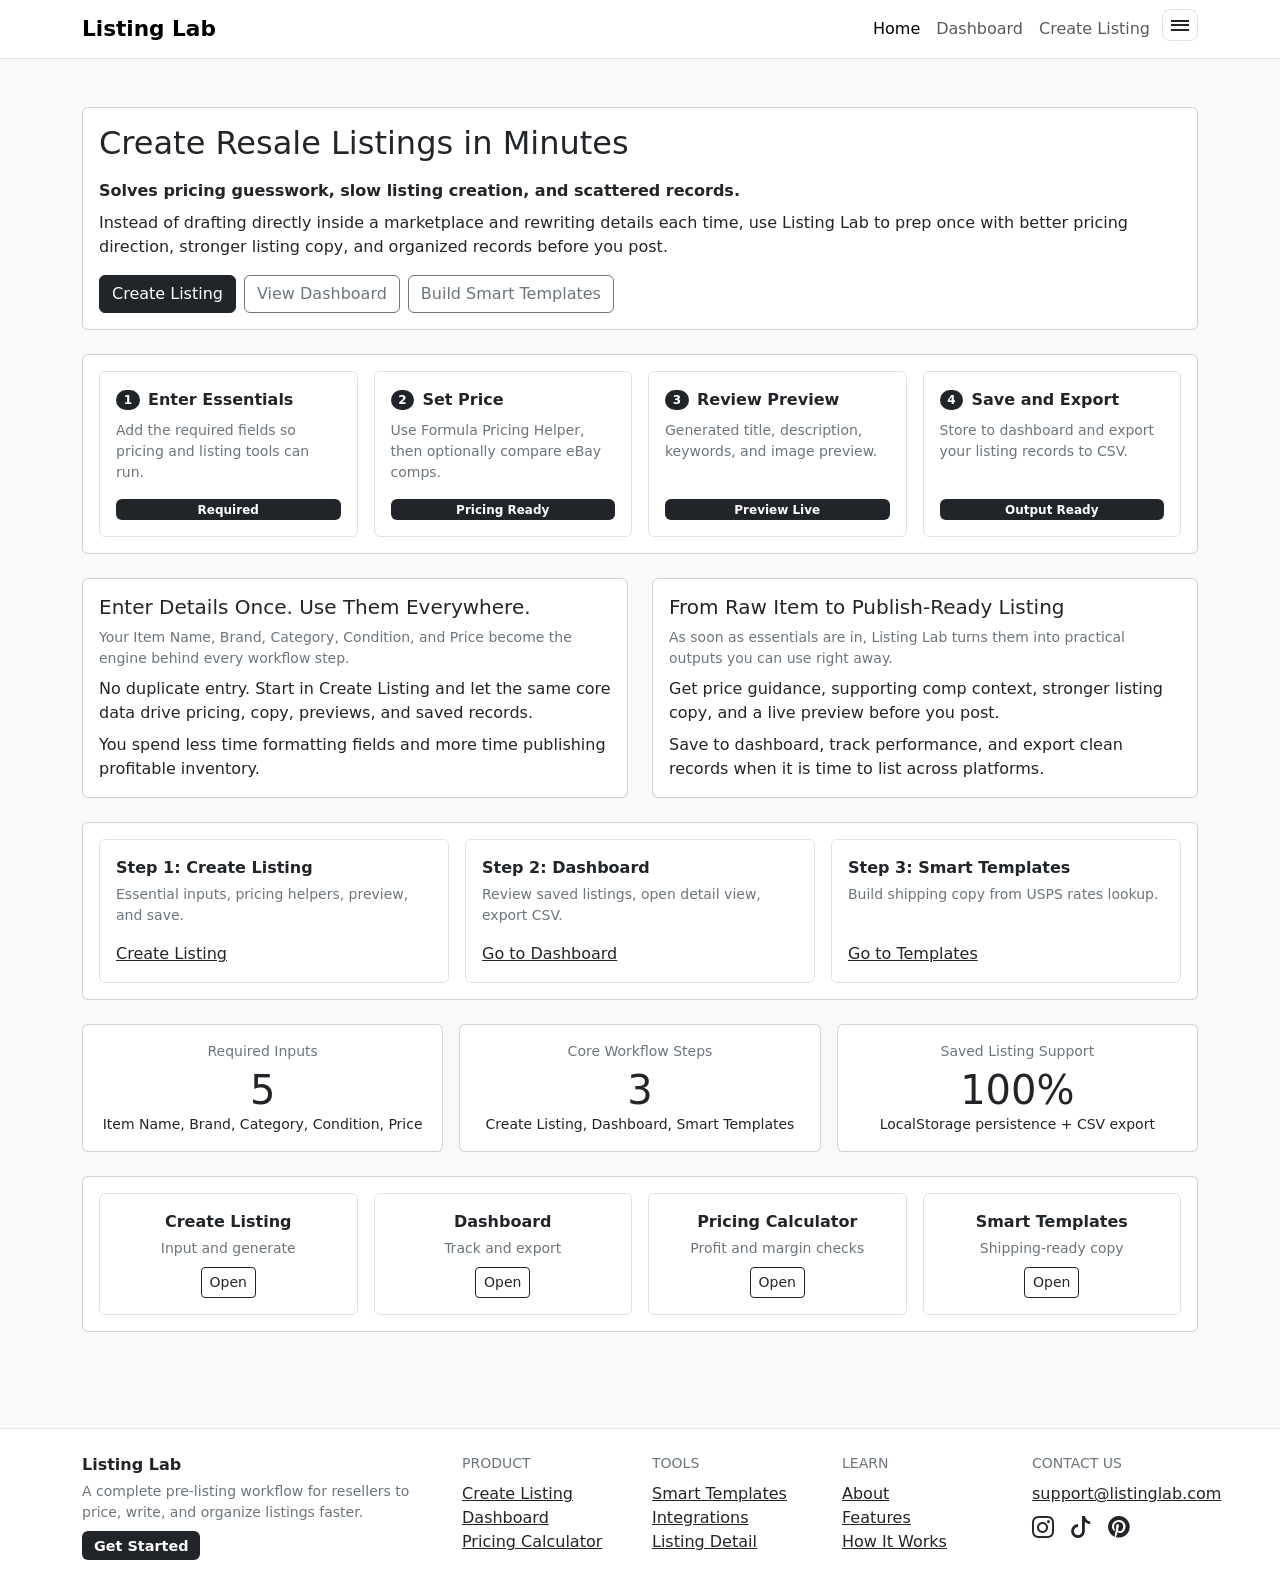
<file: index.html>
<!doctype html>
<html lang="en">
<head>
  <meta charset="utf-8" />
  <meta name="viewport" content="width=device-width, initial-scale=1" />
  <title>Listing Lab</title>
  <link
    href="https://cdn.jsdelivr.net/npm/bootstrap@5.3.3/dist/css/bootstrap.min.css"
    rel="stylesheet"
    integrity="sha384-QWTKZyjpPEjISv5WaRU9OFeRpok6YctnYmDr5pNlyT2bRjXh0JMhjY6hW+ALEwIH"
    crossorigin="anonymous"
  />
  <link rel="stylesheet" href="https://cdn.jsdelivr.net/npm/bootstrap-icons@1.11.3/font/bootstrap-icons.min.css" />
  <link rel="stylesheet" href="styles.css" />
</head>
<body>
  <a class="skip-link" href="#main-content">Skip to main content</a>

  <nav class="navbar navbar-expand-lg bg-white border-bottom sticky-top">
    <div class="container">
      <a class="navbar-brand fw-semibold" href="index.html">Listing Lab</a>
      <button
        class="navbar-toggler"
        type="button"
        data-bs-toggle="collapse"
        data-bs-target="#primaryNav"
        aria-controls="primaryNav"
        aria-expanded="false"
        aria-label="Toggle navigation"
      >
        <span class="navbar-toggler-icon"></span>
      </button>
      <div class="collapse navbar-collapse" id="primaryNav">
        <ul class="navbar-nav ms-auto mb-2 mb-lg-0">
          <li class="nav-item"><a class="nav-link active" aria-current="page" href="index.html">Home</a></li>
          <li class="nav-item"><a class="nav-link" href="dashboard.html">Dashboard</a></li>
          <li class="nav-item"><a class="nav-link" href="new-listing.html">Create Listing</a></li>
          <li class="nav-item dropdown">
            <a class="nav-link dropdown-toggle menu-toggle" href="#" role="button" data-bs-toggle="dropdown" aria-expanded="false" aria-label="Open menu" title="Menu">&#9776;</a>
            <ul class="dropdown-menu dropdown-menu-end">
              <li><a class="dropdown-item" href="about.html">About</a></li>
              <li><a class="dropdown-item" href="features.html">Features</a></li>
              <li><a class="dropdown-item" href="how-it-works.html">How It Works</a></li>
              <li><a class="dropdown-item" href="pricing.html">Pricing</a></li>
              <li><a class="dropdown-item" href="templates.html">Templates</a></li>
              <li><a class="dropdown-item" href="integrations.html">Integrations</a></li>
            </ul>
          </li>
        </ul>
      </div>
    </div>
  </nav>

  <main id="main-content" class="container py-4 py-md-5">
    <section class="card mb-4">
      <div class="card-body">
        <h1 class="h2 mb-3">Create Resale Listings in Minutes</h1>
        <p class="fw-semibold mb-2">
          Solves pricing guesswork, slow listing creation, and scattered records.
        </p>
        <p class="mb-3">
          Instead of drafting directly inside a marketplace and rewriting details each time, use Listing Lab to prep once with better pricing direction, stronger listing copy, and organized records before you post.
        </p>
        <div class="d-flex flex-wrap gap-2">
          <a class="btn btn-dark" href="new-listing.html">Create Listing</a>
          <a class="btn btn-outline-secondary" href="dashboard.html">View Dashboard</a>
          <a class="btn btn-outline-secondary" href="templates.html">Build Smart Templates</a>
        </div>
      </div>
    </section>

    <section class="card mb-4">
      <div class="card-body">
        <div class="row g-3 align-items-stretch">
          <div class="col-12 col-lg-3">
            <div class="border rounded p-3 h-100 d-flex flex-column">
              <div class="d-flex align-items-center gap-2 mb-2">
                <span class="badge text-bg-dark rounded-pill">1</span>
                <p class="fw-semibold mb-0">Enter Essentials</p>
              </div>
              <p class="small text-secondary mb-3">Add the required fields so pricing and listing tools can run.</p>
              <div class="progress mt-auto" style="height: 1.35rem;" role="progressbar" aria-label="Step 1 completion">
                <div class="progress-bar fw-semibold" style="width: 100%;">Required</div>
              </div>
            </div>
          </div>
          <div class="col-12 col-lg-3">
            <div class="border rounded p-3 h-100 d-flex flex-column">
              <div class="d-flex align-items-center gap-2 mb-2">
                <span class="badge text-bg-dark rounded-pill">2</span>
                <p class="fw-semibold mb-0">Set Price</p>
              </div>
              <p class="small text-secondary mb-3">Use Formula Pricing Helper, then optionally compare eBay comps.</p>
              <div class="progress mt-auto" style="height: 1.35rem;" role="progressbar" aria-label="Step 2 completion">
                <div class="progress-bar fw-semibold" style="width: 100%;">Pricing Ready</div>
              </div>
            </div>
          </div>
          <div class="col-12 col-lg-3">
            <div class="border rounded p-3 h-100 d-flex flex-column">
              <div class="d-flex align-items-center gap-2 mb-2">
                <span class="badge text-bg-dark rounded-pill">3</span>
                <p class="fw-semibold mb-0">Review Preview</p>
              </div>
              <p class="small text-secondary mb-3">Generated title, description, keywords, and image preview.</p>
              <div class="progress mt-auto" style="height: 1.35rem;" role="progressbar" aria-label="Step 3 completion">
                <div class="progress-bar fw-semibold" style="width: 100%;">Preview Live</div>
              </div>
            </div>
          </div>
          <div class="col-12 col-lg-3">
            <div class="border rounded p-3 h-100 d-flex flex-column">
              <div class="d-flex align-items-center gap-2 mb-2">
                <span class="badge text-bg-dark rounded-pill">4</span>
                <p class="fw-semibold mb-0">Save and Export</p>
              </div>
              <p class="small text-secondary mb-3">Store to dashboard and export your listing records to CSV.</p>
              <div class="progress mt-auto" style="height: 1.35rem;" role="progressbar" aria-label="Step 4 completion">
                <div class="progress-bar fw-semibold" style="width: 100%;">Output Ready</div>
              </div>
            </div>
          </div>
        </div>
      </div>
    </section>

    <section class="row g-4 mb-4">
      <div class="col-12 col-lg-6">
        <div class="card h-100">
          <div class="card-body">
            <p class="h5 mb-2">Enter Details Once. Use Them Everywhere.</p>
            <p class="small text-secondary mb-2">Your Item Name, Brand, Category, Condition, and Price become the engine behind every workflow step.</p>
            <p class="mb-2">
              No duplicate entry. Start in Create Listing and let the same core data drive pricing, copy, previews, and saved records.
            </p>
            <p class="mb-0">
              You spend less time formatting fields and more time publishing profitable inventory.
            </p>
          </div>
        </div>
      </div>
      <div class="col-12 col-lg-6">
        <div class="card h-100">
          <div class="card-body">
            <p class="h5 mb-2">From Raw Item to Publish-Ready Listing</p>
            <p class="small text-secondary mb-2">As soon as essentials are in, Listing Lab turns them into practical outputs you can use right away.</p>
            <p class="mb-2">
              Get price guidance, supporting comp context, stronger listing copy, and a live preview before you post.
            </p>
            <p class="mb-0">
              Save to dashboard, track performance, and export clean records when it is time to list across platforms.
            </p>
          </div>
        </div>
      </div>
    </section>

    <section class="card mb-4">
      <div class="card-body">
        <div class="row g-3">
          <div class="col-12 col-md-4">
            <div class="border rounded p-3 h-100 d-flex flex-column">
              <p class="fw-semibold mb-1">Step 1: Create Listing</p>
              <p class="small text-secondary mb-3">Essential inputs, pricing helpers, preview, and save.</p>
              <a class="mt-auto" href="new-listing.html">Create Listing</a>
            </div>
          </div>
          <div class="col-12 col-md-4">
            <div class="border rounded p-3 h-100 d-flex flex-column">
              <p class="fw-semibold mb-1">Step 2: Dashboard</p>
              <p class="small text-secondary mb-3">Review saved listings, open detail view, export CSV.</p>
              <a class="mt-auto" href="dashboard.html">Go to Dashboard</a>
            </div>
          </div>
          <div class="col-12 col-md-4">
            <div class="border rounded p-3 h-100 d-flex flex-column">
              <p class="fw-semibold mb-1">Step 3: Smart Templates</p>
              <p class="small text-secondary mb-3">Build shipping copy from USPS rates lookup.</p>
              <a class="mt-auto" href="templates.html">Go to Templates</a>
            </div>
          </div>
        </div>
      </div>
    </section>

    <section class="row g-3 mb-4">
      <div class="col-12 col-md-4">
        <div class="card h-100 text-center">
          <div class="card-body">
            <p class="small text-secondary mb-1">Required Inputs</p>
            <p class="display-6 mb-0">5</p>
            <p class="small mb-0">Item Name, Brand, Category, Condition, Price</p>
          </div>
        </div>
      </div>
      <div class="col-12 col-md-4">
        <div class="card h-100 text-center">
          <div class="card-body">
            <p class="small text-secondary mb-1">Core Workflow Steps</p>
            <p class="display-6 mb-0">3</p>
            <p class="small mb-0">Create Listing, Dashboard, Smart Templates</p>
          </div>
        </div>
      </div>
      <div class="col-12 col-md-4">
        <div class="card h-100 text-center">
          <div class="card-body">
            <p class="small text-secondary mb-1">Saved Listing Support</p>
            <p class="display-6 mb-0">100%</p>
            <p class="small mb-0">LocalStorage persistence + CSV export</p>
          </div>
        </div>
      </div>
    </section>

    <section class="card mb-4">
      <div class="card-body">
        <div class="row g-3 text-center">
          <div class="col-12 col-md-3">
            <div class="border rounded p-3 h-100">
              <p class="fw-semibold mb-1">Create Listing</p>
              <p class="small text-secondary mb-2">Input and generate</p>
              <a class="btn btn-sm btn-outline-dark" href="new-listing.html">Open</a>
            </div>
          </div>
          <div class="col-12 col-md-3">
            <div class="border rounded p-3 h-100">
              <p class="fw-semibold mb-1">Dashboard</p>
              <p class="small text-secondary mb-2">Track and export</p>
              <a class="btn btn-sm btn-outline-dark" href="dashboard.html">Open</a>
            </div>
          </div>
          <div class="col-12 col-md-3">
            <div class="border rounded p-3 h-100">
              <p class="fw-semibold mb-1">Pricing Calculator</p>
              <p class="small text-secondary mb-2">Profit and margin checks</p>
              <a class="btn btn-sm btn-outline-dark" href="pricing.html">Open</a>
            </div>
          </div>
          <div class="col-12 col-md-3">
            <div class="border rounded p-3 h-100">
              <p class="fw-semibold mb-1">Smart Templates</p>
              <p class="small text-secondary mb-2">Shipping-ready copy</p>
              <a class="btn btn-sm btn-outline-dark" href="templates.html">Open</a>
            </div>
          </div>
        </div>
      </div>
    </section>
  </main>

  <footer class="border-top bg-white py-4 mt-4">
    <div class="container">
      <div class="row g-4">
        <div class="col-12 col-lg-4">
          <p class="fw-semibold mb-1">Listing Lab</p>
          <p class="small text-secondary mb-0">A complete pre-listing workflow for resellers to price, write, and organize listings faster.</p>
          <a class="badge text-bg-dark mt-2 text-decoration-none" href="new-listing.html">Get Started</a>
        </div>
        <div class="col-6 col-lg-2">
          <p class="small text-uppercase text-secondary mb-2">Product</p>
          <ul class="list-unstyled mb-0">
            <li><a href="new-listing.html">Create Listing</a></li>
            <li><a href="dashboard.html">Dashboard</a></li>
            <li><a href="pricing.html">Pricing Calculator</a></li>
          </ul>
        </div>
        <div class="col-6 col-lg-2">
          <p class="small text-uppercase text-secondary mb-2">Tools</p>
          <ul class="list-unstyled mb-0">
            <li><a href="templates.html">Smart Templates</a></li>
            <li><a href="integrations.html">Integrations</a></li>
            <li><a href="listing.html">Listing Detail</a></li>
          </ul>
        </div>
        <div class="col-6 col-lg-2">
          <p class="small text-uppercase text-secondary mb-2">Learn</p>
          <ul class="list-unstyled mb-0">
            <li><a href="about.html">About</a></li>
            <li><a href="features.html">Features</a></li>
            <li><a href="how-it-works.html">How It Works</a></li>
          </ul>
        </div>
        <div class="col-6 col-lg-2">
          <p class="small text-uppercase text-secondary mb-2">Contact Us</p>
          <ul class="list-unstyled mb-0">
            <li><a href="mailto:support@listinglab.com">support@listinglab.com</a></li>
            <li class="fs-4" aria-label="Social media icons (not linked)"><span class="me-3" title="Instagram" aria-label="Instagram"><i class="bi bi-instagram"></i></span><span class="me-3" title="TikTok" aria-label="TikTok"><i class="bi bi-tiktok"></i></span><span title="Pinterest" aria-label="Pinterest"><i class="bi bi-pinterest"></i></span></li>
          </ul>
        </div>
      </div>
    </div>
  </footer>

  <script
    src="https://cdn.jsdelivr.net/npm/bootstrap@5.3.3/dist/js/bootstrap.bundle.min.js"
    integrity="sha384-YvpcrYf0tY3lHB60NNkmXc5s9fDVZLESaAA55NDzOxhy9GkcIdslK1eN7N6jIeHz"
    crossorigin="anonymous"
  ></script>
</body>
</html>
</file>
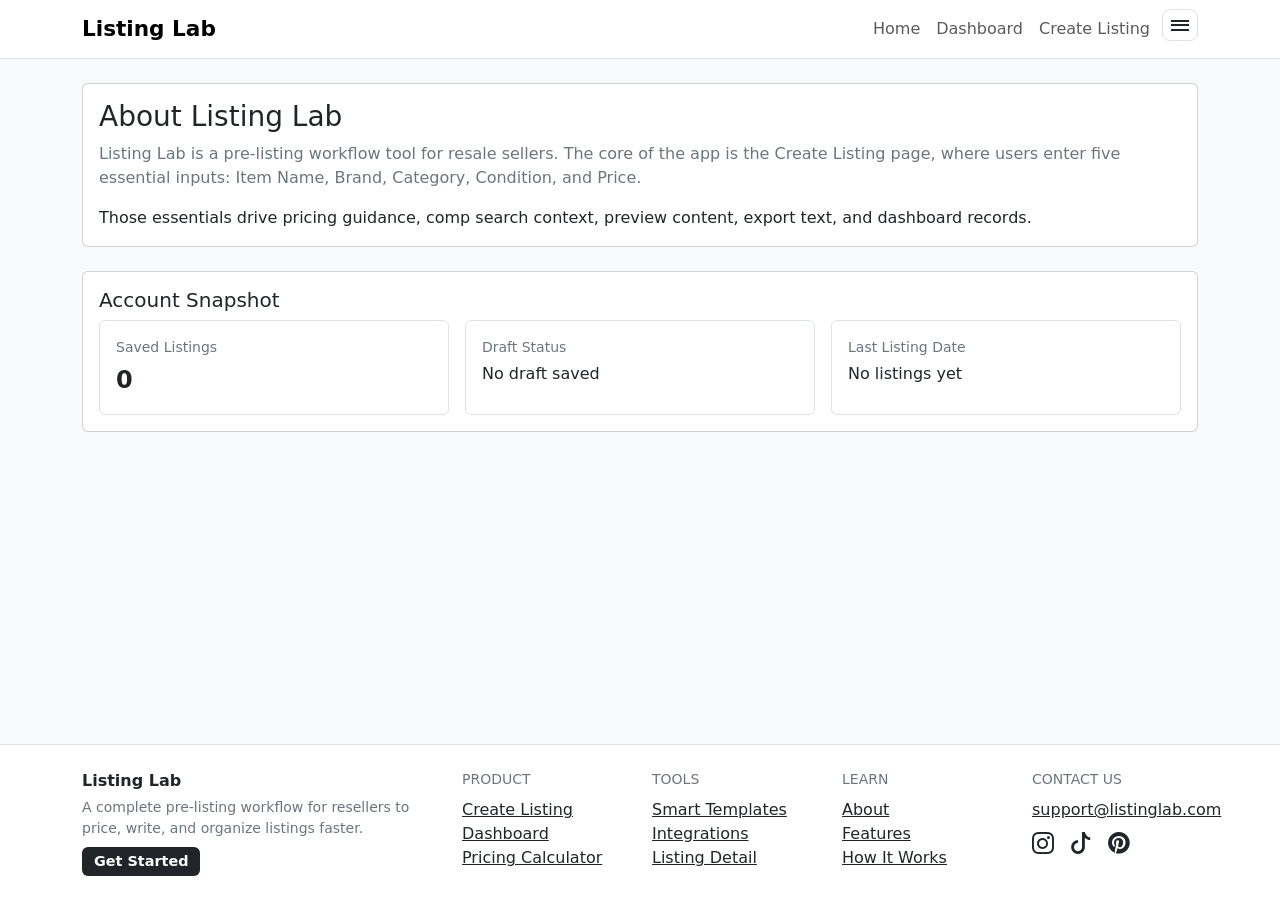
<file: about.html>
<!doctype html>
<html lang="en">
<head>
  <meta charset="utf-8" />
  <meta name="viewport" content="width=device-width, initial-scale=1" />
  <title>About | Listing Lab</title>
  <link
    href="https://cdn.jsdelivr.net/npm/bootstrap@5.3.3/dist/css/bootstrap.min.css"
    rel="stylesheet"
    integrity="sha384-QWTKZyjpPEjISv5WaRU9OFeRpok6YctnYmDr5pNlyT2bRjXh0JMhjY6hW+ALEwIH"
    crossorigin="anonymous"
  />
  <link rel="stylesheet" href="https://cdn.jsdelivr.net/npm/bootstrap-icons@1.11.3/font/bootstrap-icons.min.css" />
  <link rel="stylesheet" href="styles.css" />
</head>
<body>
  <a class="skip-link" href="#main-content">Skip to main content</a>

  <nav class="navbar navbar-expand-lg bg-white border-bottom sticky-top">
    <div class="container">
      <a class="navbar-brand fw-semibold" href="index.html">Listing Lab</a>
      <button
        class="navbar-toggler"
        type="button"
        data-bs-toggle="collapse"
        data-bs-target="#primaryNav"
        aria-controls="primaryNav"
        aria-expanded="false"
        aria-label="Toggle navigation"
      >
        <span class="navbar-toggler-icon"></span>
      </button>
      <div class="collapse navbar-collapse" id="primaryNav">
        <ul class="navbar-nav ms-auto mb-2 mb-lg-0">
          <li class="nav-item"><a class="nav-link" href="index.html">Home</a></li>
          <li class="nav-item"><a class="nav-link" href="dashboard.html">Dashboard</a></li>
          <li class="nav-item"><a class="nav-link" href="new-listing.html">Create Listing</a></li>
          <li class="nav-item dropdown">
            <a class="nav-link dropdown-toggle menu-toggle active" href="#" role="button" data-bs-toggle="dropdown" aria-expanded="false" aria-label="Open menu" title="Menu">&#9776;</a>
            <ul class="dropdown-menu dropdown-menu-end">
              <li><a class="dropdown-item active" href="about.html">About</a></li>
              <li><a class="dropdown-item" href="features.html">Features</a></li>
              <li><a class="dropdown-item" href="how-it-works.html">How It Works</a></li>
              <li><a class="dropdown-item" href="pricing.html">Pricing</a></li>
              <li><a class="dropdown-item" href="templates.html">Templates</a></li>
              <li><a class="dropdown-item" href="integrations.html">Integrations</a></li>
            </ul>
          </li>
        </ul>
      </div>
    </div>
  </nav>

  <main id="main-content" class="container py-4">
    <section class="card mb-4">
      <div class="card-body">
        <h1 class="h3">About Listing Lab</h1>
        <p class="text-secondary mb-3">
          Listing Lab is a pre-listing workflow tool for resale sellers. The core of the app is the Create Listing page,
          where users enter five essential inputs: Item Name, Brand, Category, Condition, and Price.
        </p>
        <p class="mb-0">
          Those essentials drive pricing guidance, comp search context, preview content, export text, and dashboard records.
        </p>
      </div>
    </section>

    <section class="card">
      <div class="card-body">
        <h2 class="h5">Account Snapshot</h2>
        <div class="row g-3">
          <div class="col-12 col-md-4">
            <div class="border rounded p-3 h-100">
              <p class="small text-secondary mb-1">Saved Listings</p>
              <p id="aboutListingCount" class="fs-4 fw-semibold mb-0">0</p>
            </div>
          </div>
          <div class="col-12 col-md-4">
            <div class="border rounded p-3 h-100">
              <p class="small text-secondary mb-1">Draft Status</p>
              <p id="aboutDraftStatus" class="mb-0">No draft saved</p>
            </div>
          </div>
          <div class="col-12 col-md-4">
            <div class="border rounded p-3 h-100">
              <p class="small text-secondary mb-1">Last Listing Date</p>
              <p id="aboutLastSaved" class="mb-0">No listings yet</p>
            </div>
          </div>
        </div>
      </div>
    </section>
  </main>

  <footer class="border-top bg-white py-4 mt-4">
    <div class="container">
      <div class="row g-4">
        <div class="col-12 col-lg-4">
          <p class="fw-semibold mb-1">Listing Lab</p>
          <p class="small text-secondary mb-0">A complete pre-listing workflow for resellers to price, write, and organize listings faster.</p>
          <a class="badge text-bg-dark mt-2 text-decoration-none" href="new-listing.html">Get Started</a>
        </div>
        <div class="col-6 col-lg-2">
          <p class="small text-uppercase text-secondary mb-2">Product</p>
          <ul class="list-unstyled mb-0">
            <li><a href="new-listing.html">Create Listing</a></li>
            <li><a href="dashboard.html">Dashboard</a></li>
            <li><a href="pricing.html">Pricing Calculator</a></li>
          </ul>
        </div>
        <div class="col-6 col-lg-2">
          <p class="small text-uppercase text-secondary mb-2">Tools</p>
          <ul class="list-unstyled mb-0">
            <li><a href="templates.html">Smart Templates</a></li>
            <li><a href="integrations.html">Integrations</a></li>
            <li><a href="listing.html">Listing Detail</a></li>
          </ul>
        </div>
        <div class="col-6 col-lg-2">
          <p class="small text-uppercase text-secondary mb-2">Learn</p>
          <ul class="list-unstyled mb-0">
            <li><a href="about.html">About</a></li>
            <li><a href="features.html">Features</a></li>
            <li><a href="how-it-works.html">How It Works</a></li>
          </ul>
        </div>
        <div class="col-6 col-lg-2">
          <p class="small text-uppercase text-secondary mb-2">Contact Us</p>
          <ul class="list-unstyled mb-0">
            <li><a href="mailto:support@listinglab.com">support@listinglab.com</a></li>
            <li class="fs-4" aria-label="Social media icons (not linked)"><span class="me-3" title="Instagram" aria-label="Instagram"><i class="bi bi-instagram"></i></span><span class="me-3" title="TikTok" aria-label="TikTok"><i class="bi bi-tiktok"></i></span><span title="Pinterest" aria-label="Pinterest"><i class="bi bi-pinterest"></i></span></li>
          </ul>
        </div>
      </div>
    </div>
  </footer>

  <script
    src="https://cdn.jsdelivr.net/npm/bootstrap@5.3.3/dist/js/bootstrap.bundle.min.js"
    integrity="sha384-YvpcrYf0tY3lHB60NNkmXc5s9fDVZLESaAA55NDzOxhy9GkcIdslK1eN7N6jIeHz"
    crossorigin="anonymous"
  ></script>
  <script src="config.js"></script>
  <script src="script.js"></script>
</body>
</html>
</file>
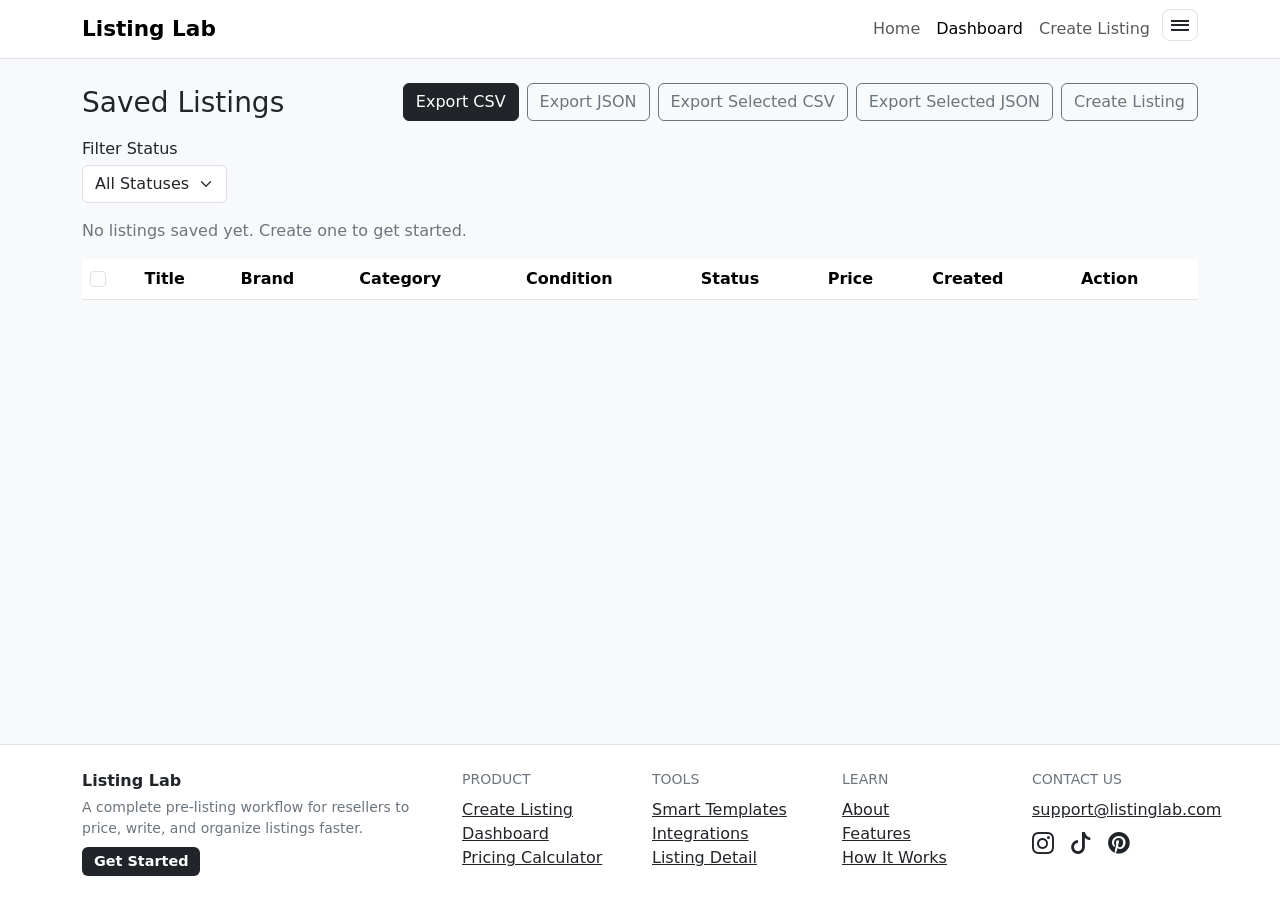
<file: dashboard.html>
<!doctype html>
<html lang="en">
<head>
  <meta charset="utf-8" />
  <meta name="viewport" content="width=device-width, initial-scale=1" />
  <title>Dashboard | Listing Lab</title>
  <link
    href="https://cdn.jsdelivr.net/npm/bootstrap@5.3.3/dist/css/bootstrap.min.css"
    rel="stylesheet"
    integrity="sha384-QWTKZyjpPEjISv5WaRU9OFeRpok6YctnYmDr5pNlyT2bRjXh0JMhjY6hW+ALEwIH"
    crossorigin="anonymous"
  />
  <link rel="stylesheet" href="https://cdn.jsdelivr.net/npm/bootstrap-icons@1.11.3/font/bootstrap-icons.min.css" />
  <link rel="stylesheet" href="styles.css" />
</head>
<body>
  <a class="skip-link" href="#main-content">Skip to main content</a>

  <nav class="navbar navbar-expand-lg bg-white border-bottom sticky-top">
    <div class="container">
      <a class="navbar-brand fw-semibold" href="index.html">Listing Lab</a>
      <button
        class="navbar-toggler"
        type="button"
        data-bs-toggle="collapse"
        data-bs-target="#primaryNav"
        aria-controls="primaryNav"
        aria-expanded="false"
        aria-label="Toggle navigation"
      >
        <span class="navbar-toggler-icon"></span>
      </button>
      <div class="collapse navbar-collapse" id="primaryNav">
        <ul class="navbar-nav ms-auto mb-2 mb-lg-0">
          <li class="nav-item"><a class="nav-link" href="index.html">Home</a></li>
          <li class="nav-item"><a class="nav-link active" aria-current="page" href="dashboard.html">Dashboard</a></li>
          <li class="nav-item"><a class="nav-link" href="new-listing.html">Create Listing</a></li>
          <li class="nav-item dropdown">
            <a class="nav-link dropdown-toggle menu-toggle" href="#" role="button" data-bs-toggle="dropdown" aria-expanded="false" aria-label="Open menu" title="Menu">&#9776;</a>
            <ul class="dropdown-menu dropdown-menu-end">
              <li><a class="dropdown-item" href="about.html">About</a></li>
              <li><a class="dropdown-item" href="features.html">Features</a></li>
              <li><a class="dropdown-item" href="how-it-works.html">How It Works</a></li>
              <li><a class="dropdown-item" href="pricing.html">Pricing</a></li>
              <li><a class="dropdown-item" href="templates.html">Templates</a></li>
              <li><a class="dropdown-item" href="integrations.html">Integrations</a></li>
            </ul>
          </li>
        </ul>
      </div>
    </div>
  </nav>

  <main id="main-content" class="container py-4">
    <div class="d-flex flex-wrap align-items-center justify-content-between gap-2 mb-3">
      <h1 class="h3 mb-0">Saved Listings</h1>
      <div class="d-flex flex-wrap gap-2">
        <button id="exportBtn" class="btn btn-dark" type="button">Export CSV</button>
        <button id="exportJsonBtn" class="btn btn-outline-secondary" type="button">Export JSON</button>
        <button id="exportSelectedBtn" class="btn btn-outline-secondary" type="button">Export Selected CSV</button>
        <button id="exportSelectedJsonBtn" class="btn btn-outline-secondary" type="button">Export Selected JSON</button>
        <a class="btn btn-outline-secondary" href="new-listing.html">Create Listing</a>
      </div>
    </div>

    <div class="d-flex flex-wrap align-items-end gap-2 mb-3">
      <div>
        <label class="form-label mb-1" for="statusFilter">Filter Status</label>
        <select class="form-select" id="statusFilter">
          <option value="all">All Statuses</option>
          <option value="draft">Draft</option>
          <option value="ready">Ready</option>
          <option value="listed">Listed</option>
          <option value="sold">Sold</option>
        </select>
      </div>
    </div>

    <p id="dashboardStatus" class="small text-secondary" role="status" aria-live="polite"></p>
    <p id="emptyState" class="text-secondary"></p>

    <div class="table-responsive">
      <table class="table table-striped table-hover align-middle">
        <caption class="visually-hidden">Saved listings with details and actions</caption>
        <thead>
          <tr>
            <th scope="col"><input id="selectAllListings" class="form-check-input" type="checkbox" aria-label="Select all listings" /></th>
            <th scope="col">Title</th>
            <th scope="col">Brand</th>
            <th scope="col">Category</th>
            <th scope="col">Condition</th>
            <th scope="col">Status</th>
            <th scope="col">Price</th>
            <th scope="col">Created</th>
            <th scope="col">Action</th>
          </tr>
        </thead>
        <tbody id="listingsTableBody"></tbody>
      </table>
    </div>
  </main>

  <footer class="border-top bg-white py-4 mt-4">
    <div class="container">
      <div class="row g-4">
        <div class="col-12 col-lg-4">
          <p class="fw-semibold mb-1">Listing Lab</p>
          <p class="small text-secondary mb-0">A complete pre-listing workflow for resellers to price, write, and organize listings faster.</p>
          <a class="badge text-bg-dark mt-2 text-decoration-none" href="new-listing.html">Get Started</a>
        </div>
        <div class="col-6 col-lg-2">
          <p class="small text-uppercase text-secondary mb-2">Product</p>
          <ul class="list-unstyled mb-0">
            <li><a href="new-listing.html">Create Listing</a></li>
            <li><a href="dashboard.html">Dashboard</a></li>
            <li><a href="pricing.html">Pricing Calculator</a></li>
          </ul>
        </div>
        <div class="col-6 col-lg-2">
          <p class="small text-uppercase text-secondary mb-2">Tools</p>
          <ul class="list-unstyled mb-0">
            <li><a href="templates.html">Smart Templates</a></li>
            <li><a href="integrations.html">Integrations</a></li>
            <li><a href="listing.html">Listing Detail</a></li>
          </ul>
        </div>
        <div class="col-6 col-lg-2">
          <p class="small text-uppercase text-secondary mb-2">Learn</p>
          <ul class="list-unstyled mb-0">
            <li><a href="about.html">About</a></li>
            <li><a href="features.html">Features</a></li>
            <li><a href="how-it-works.html">How It Works</a></li>
          </ul>
        </div>
        <div class="col-6 col-lg-2">
          <p class="small text-uppercase text-secondary mb-2">Contact Us</p>
          <ul class="list-unstyled mb-0">
            <li><a href="mailto:support@listinglab.com">support@listinglab.com</a></li>
            <li class="fs-4" aria-label="Social media icons (not linked)"><span class="me-3" title="Instagram" aria-label="Instagram"><i class="bi bi-instagram"></i></span><span class="me-3" title="TikTok" aria-label="TikTok"><i class="bi bi-tiktok"></i></span><span title="Pinterest" aria-label="Pinterest"><i class="bi bi-pinterest"></i></span></li>
          </ul>
        </div>
      </div>
    </div>
  </footer>

  <script
    src="https://cdn.jsdelivr.net/npm/bootstrap@5.3.3/dist/js/bootstrap.bundle.min.js"
    integrity="sha384-YvpcrYf0tY3lHB60NNkmXc5s9fDVZLESaAA55NDzOxhy9GkcIdslK1eN7N6jIeHz"
    crossorigin="anonymous"
  ></script>
  <script src="config.js"></script>
  <script src="script.js"></script>
</body>
</html>
</file>
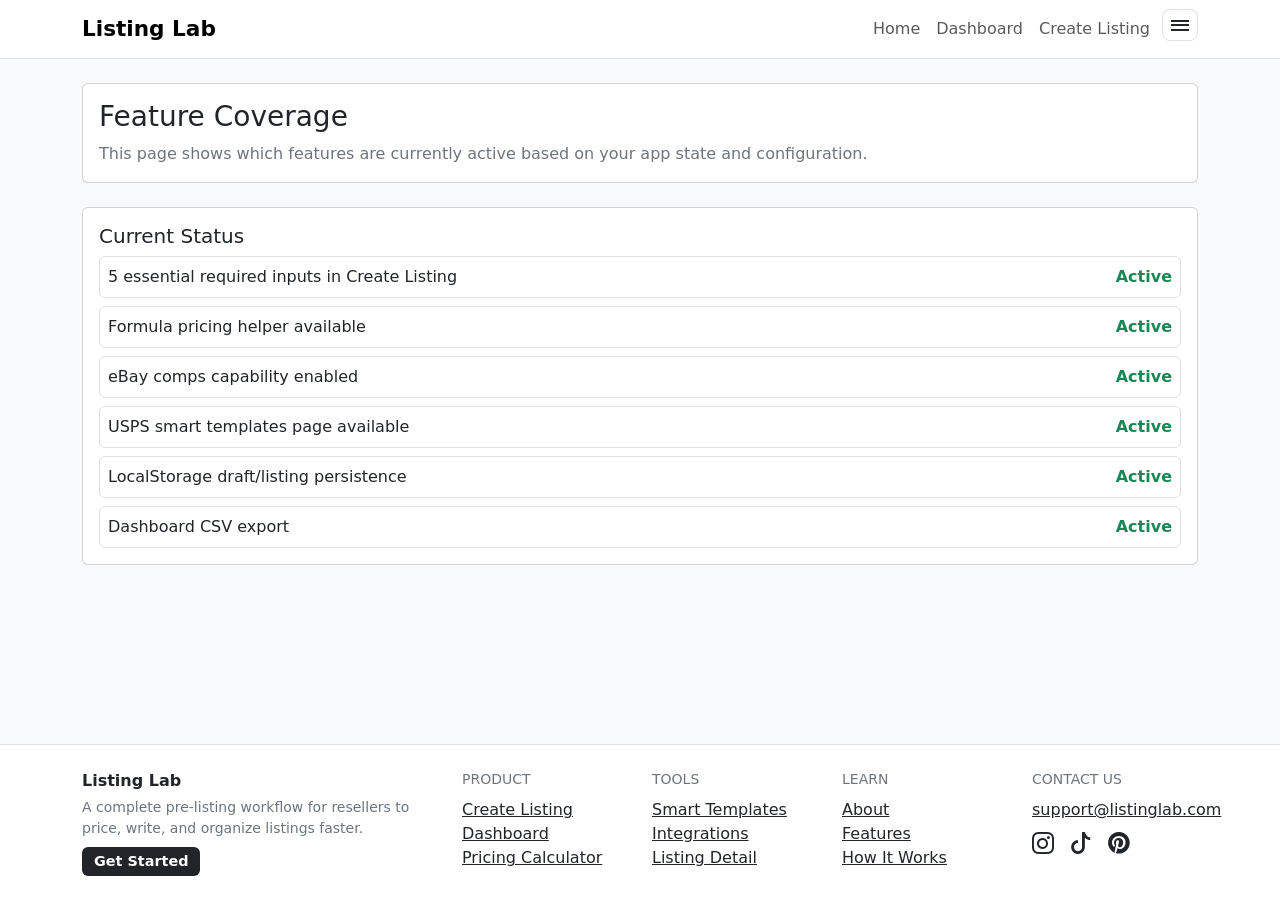
<file: features.html>
<!doctype html>
<html lang="en">
<head>
  <meta charset="utf-8" />
  <meta name="viewport" content="width=device-width, initial-scale=1" />
  <title>Features | Listing Lab</title>
  <link
    href="https://cdn.jsdelivr.net/npm/bootstrap@5.3.3/dist/css/bootstrap.min.css"
    rel="stylesheet"
    integrity="sha384-QWTKZyjpPEjISv5WaRU9OFeRpok6YctnYmDr5pNlyT2bRjXh0JMhjY6hW+ALEwIH"
    crossorigin="anonymous"
  />
  <link rel="stylesheet" href="https://cdn.jsdelivr.net/npm/bootstrap-icons@1.11.3/font/bootstrap-icons.min.css" />
  <link rel="stylesheet" href="styles.css" />
</head>
<body>
  <a class="skip-link" href="#main-content">Skip to main content</a>

  <nav class="navbar navbar-expand-lg bg-white border-bottom sticky-top">
    <div class="container">
      <a class="navbar-brand fw-semibold" href="index.html">Listing Lab</a>
      <button
        class="navbar-toggler"
        type="button"
        data-bs-toggle="collapse"
        data-bs-target="#primaryNav"
        aria-controls="primaryNav"
        aria-expanded="false"
        aria-label="Toggle navigation"
      >
        <span class="navbar-toggler-icon"></span>
      </button>
      <div class="collapse navbar-collapse" id="primaryNav">
        <ul class="navbar-nav ms-auto mb-2 mb-lg-0">
          <li class="nav-item"><a class="nav-link" href="index.html">Home</a></li>
          <li class="nav-item"><a class="nav-link" href="dashboard.html">Dashboard</a></li>
          <li class="nav-item"><a class="nav-link" href="new-listing.html">Create Listing</a></li>
          <li class="nav-item dropdown">
            <a class="nav-link dropdown-toggle menu-toggle active" href="#" role="button" data-bs-toggle="dropdown" aria-expanded="false" aria-label="Open menu" title="Menu">&#9776;</a>
            <ul class="dropdown-menu dropdown-menu-end">
              <li><a class="dropdown-item" href="about.html">About</a></li>
              <li><a class="dropdown-item active" href="features.html">Features</a></li>
              <li><a class="dropdown-item" href="how-it-works.html">How It Works</a></li>
              <li><a class="dropdown-item" href="pricing.html">Pricing</a></li>
              <li><a class="dropdown-item" href="templates.html">Templates</a></li>
              <li><a class="dropdown-item" href="integrations.html">Integrations</a></li>
            </ul>
          </li>
        </ul>
      </div>
    </div>
  </nav>

  <main id="main-content" class="container py-4">
    <section class="card mb-4">
      <div class="card-body">
        <h1 class="h3">Feature Coverage</h1>
        <p class="text-secondary mb-0">
          This page shows which features are currently active based on your app state and configuration.
        </p>
      </div>
    </section>

    <section class="card">
      <div class="card-body">
        <h2 class="h5">Current Status</h2>
        <div id="featureStatusList" class="d-grid gap-2"></div>
      </div>
    </section>
  </main>

  <footer class="border-top bg-white py-4 mt-4">
    <div class="container">
      <div class="row g-4">
        <div class="col-12 col-lg-4">
          <p class="fw-semibold mb-1">Listing Lab</p>
          <p class="small text-secondary mb-0">A complete pre-listing workflow for resellers to price, write, and organize listings faster.</p>
          <a class="badge text-bg-dark mt-2 text-decoration-none" href="new-listing.html">Get Started</a>
        </div>
        <div class="col-6 col-lg-2">
          <p class="small text-uppercase text-secondary mb-2">Product</p>
          <ul class="list-unstyled mb-0">
            <li><a href="new-listing.html">Create Listing</a></li>
            <li><a href="dashboard.html">Dashboard</a></li>
            <li><a href="pricing.html">Pricing Calculator</a></li>
          </ul>
        </div>
        <div class="col-6 col-lg-2">
          <p class="small text-uppercase text-secondary mb-2">Tools</p>
          <ul class="list-unstyled mb-0">
            <li><a href="templates.html">Smart Templates</a></li>
            <li><a href="integrations.html">Integrations</a></li>
            <li><a href="listing.html">Listing Detail</a></li>
          </ul>
        </div>
        <div class="col-6 col-lg-2">
          <p class="small text-uppercase text-secondary mb-2">Learn</p>
          <ul class="list-unstyled mb-0">
            <li><a href="about.html">About</a></li>
            <li><a href="features.html">Features</a></li>
            <li><a href="how-it-works.html">How It Works</a></li>
          </ul>
        </div>
        <div class="col-6 col-lg-2">
          <p class="small text-uppercase text-secondary mb-2">Contact Us</p>
          <ul class="list-unstyled mb-0">
            <li><a href="mailto:support@listinglab.com">support@listinglab.com</a></li>
            <li class="fs-4" aria-label="Social media icons (not linked)"><span class="me-3" title="Instagram" aria-label="Instagram"><i class="bi bi-instagram"></i></span><span class="me-3" title="TikTok" aria-label="TikTok"><i class="bi bi-tiktok"></i></span><span title="Pinterest" aria-label="Pinterest"><i class="bi bi-pinterest"></i></span></li>
          </ul>
        </div>
      </div>
    </div>
  </footer>

  <script
    src="https://cdn.jsdelivr.net/npm/bootstrap@5.3.3/dist/js/bootstrap.bundle.min.js"
    integrity="sha384-YvpcrYf0tY3lHB60NNkmXc5s9fDVZLESaAA55NDzOxhy9GkcIdslK1eN7N6jIeHz"
    crossorigin="anonymous"
  ></script>
  <script src="config.js"></script>
  <script src="script.js"></script>
</body>
</html>
</file>
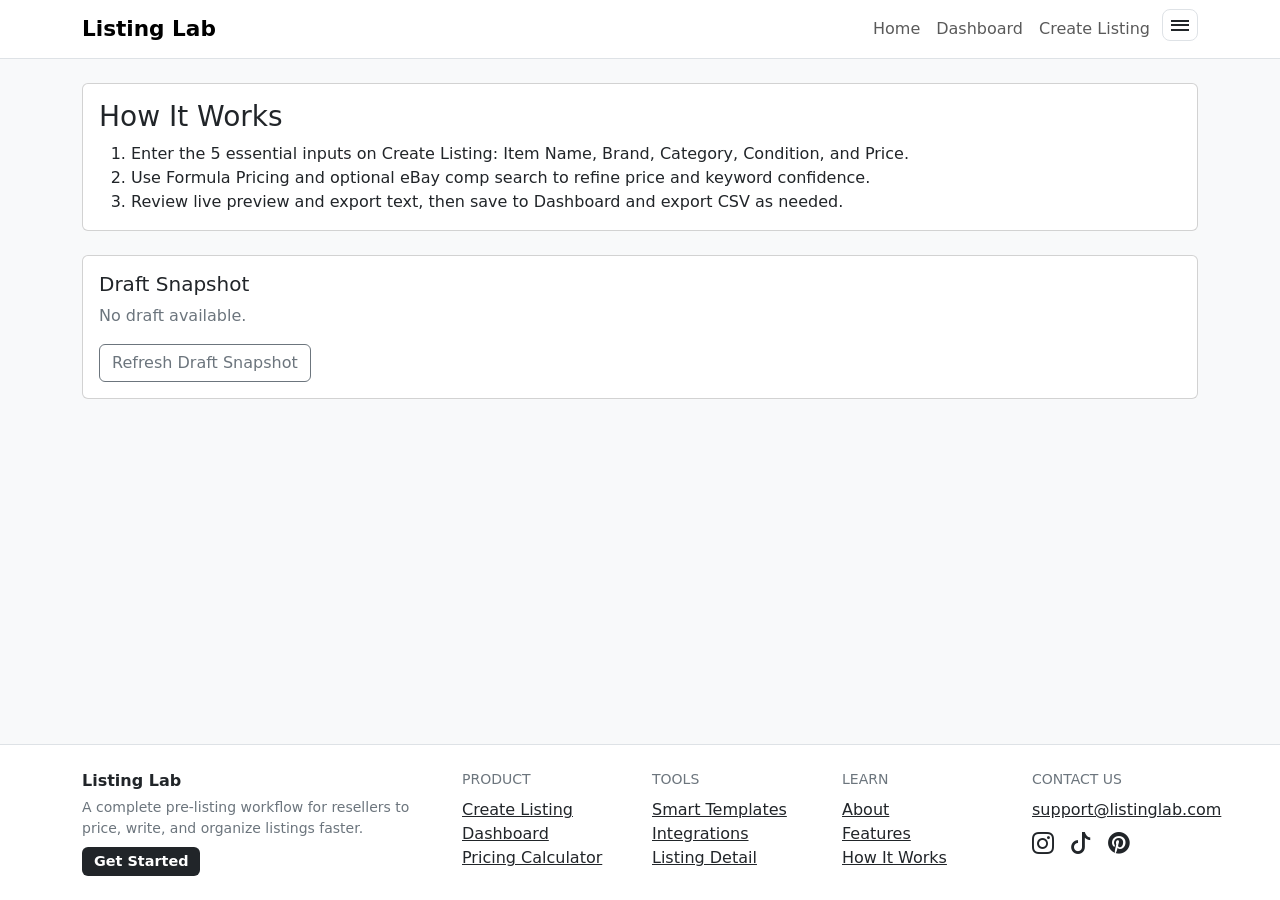
<file: how-it-works.html>
<!doctype html>
<html lang="en">
<head>
  <meta charset="utf-8" />
  <meta name="viewport" content="width=device-width, initial-scale=1" />
  <title>How It Works | Listing Lab</title>
  <link
    href="https://cdn.jsdelivr.net/npm/bootstrap@5.3.3/dist/css/bootstrap.min.css"
    rel="stylesheet"
    integrity="sha384-QWTKZyjpPEjISv5WaRU9OFeRpok6YctnYmDr5pNlyT2bRjXh0JMhjY6hW+ALEwIH"
    crossorigin="anonymous"
  />
  <link rel="stylesheet" href="https://cdn.jsdelivr.net/npm/bootstrap-icons@1.11.3/font/bootstrap-icons.min.css" />
  <link rel="stylesheet" href="styles.css" />
</head>
<body>
  <a class="skip-link" href="#main-content">Skip to main content</a>

  <nav class="navbar navbar-expand-lg bg-white border-bottom sticky-top">
    <div class="container">
      <a class="navbar-brand fw-semibold" href="index.html">Listing Lab</a>
      <button
        class="navbar-toggler"
        type="button"
        data-bs-toggle="collapse"
        data-bs-target="#primaryNav"
        aria-controls="primaryNav"
        aria-expanded="false"
        aria-label="Toggle navigation"
      >
        <span class="navbar-toggler-icon"></span>
      </button>
      <div class="collapse navbar-collapse" id="primaryNav">
        <ul class="navbar-nav ms-auto mb-2 mb-lg-0">
          <li class="nav-item"><a class="nav-link" href="index.html">Home</a></li>
          <li class="nav-item"><a class="nav-link" href="dashboard.html">Dashboard</a></li>
          <li class="nav-item"><a class="nav-link" href="new-listing.html">Create Listing</a></li>
          <li class="nav-item dropdown">
            <a class="nav-link dropdown-toggle menu-toggle active" href="#" role="button" data-bs-toggle="dropdown" aria-expanded="false" aria-label="Open menu" title="Menu">&#9776;</a>
            <ul class="dropdown-menu dropdown-menu-end">
              <li><a class="dropdown-item" href="about.html">About</a></li>
              <li><a class="dropdown-item" href="features.html">Features</a></li>
              <li><a class="dropdown-item active" href="how-it-works.html">How It Works</a></li>
              <li><a class="dropdown-item" href="pricing.html">Pricing</a></li>
              <li><a class="dropdown-item" href="templates.html">Templates</a></li>
              <li><a class="dropdown-item" href="integrations.html">Integrations</a></li>
            </ul>
          </li>
        </ul>
      </div>
    </div>
  </nav>

  <main id="main-content" class="container py-4">
    <section class="card mb-4">
      <div class="card-body">
        <h1 class="h3">How It Works</h1>
        <ol class="mb-0">
          <li>Enter the 5 essential inputs on Create Listing: Item Name, Brand, Category, Condition, and Price.</li>
          <li>Use Formula Pricing and optional eBay comp search to refine price and keyword confidence.</li>
          <li>Review live preview and export text, then save to Dashboard and export CSV as needed.</li>
        </ol>
      </div>
    </section>

    <section class="card">
      <div class="card-body">
        <h2 class="h5">Draft Snapshot</h2>
        <p id="howDraftSummary" class="text-secondary mb-3">No draft available.</p>
        <button class="btn btn-outline-secondary" id="refreshHowDraftBtn" type="button">Refresh Draft Snapshot</button>
      </div>
    </section>
  </main>

  <footer class="border-top bg-white py-4 mt-4">
    <div class="container">
      <div class="row g-4">
        <div class="col-12 col-lg-4">
          <p class="fw-semibold mb-1">Listing Lab</p>
          <p class="small text-secondary mb-0">A complete pre-listing workflow for resellers to price, write, and organize listings faster.</p>
          <a class="badge text-bg-dark mt-2 text-decoration-none" href="new-listing.html">Get Started</a>
        </div>
        <div class="col-6 col-lg-2">
          <p class="small text-uppercase text-secondary mb-2">Product</p>
          <ul class="list-unstyled mb-0">
            <li><a href="new-listing.html">Create Listing</a></li>
            <li><a href="dashboard.html">Dashboard</a></li>
            <li><a href="pricing.html">Pricing Calculator</a></li>
          </ul>
        </div>
        <div class="col-6 col-lg-2">
          <p class="small text-uppercase text-secondary mb-2">Tools</p>
          <ul class="list-unstyled mb-0">
            <li><a href="templates.html">Smart Templates</a></li>
            <li><a href="integrations.html">Integrations</a></li>
            <li><a href="listing.html">Listing Detail</a></li>
          </ul>
        </div>
        <div class="col-6 col-lg-2">
          <p class="small text-uppercase text-secondary mb-2">Learn</p>
          <ul class="list-unstyled mb-0">
            <li><a href="about.html">About</a></li>
            <li><a href="features.html">Features</a></li>
            <li><a href="how-it-works.html">How It Works</a></li>
          </ul>
        </div>
        <div class="col-6 col-lg-2">
          <p class="small text-uppercase text-secondary mb-2">Contact Us</p>
          <ul class="list-unstyled mb-0">
            <li><a href="mailto:support@listinglab.com">support@listinglab.com</a></li>
            <li class="fs-4" aria-label="Social media icons (not linked)"><span class="me-3" title="Instagram" aria-label="Instagram"><i class="bi bi-instagram"></i></span><span class="me-3" title="TikTok" aria-label="TikTok"><i class="bi bi-tiktok"></i></span><span title="Pinterest" aria-label="Pinterest"><i class="bi bi-pinterest"></i></span></li>
          </ul>
        </div>
      </div>
    </div>
  </footer>

  <script
    src="https://cdn.jsdelivr.net/npm/bootstrap@5.3.3/dist/js/bootstrap.bundle.min.js"
    integrity="sha384-YvpcrYf0tY3lHB60NNkmXc5s9fDVZLESaAA55NDzOxhy9GkcIdslK1eN7N6jIeHz"
    crossorigin="anonymous"
  ></script>
  <script src="config.js"></script>
  <script src="script.js"></script>
</body>
</html>
</file>
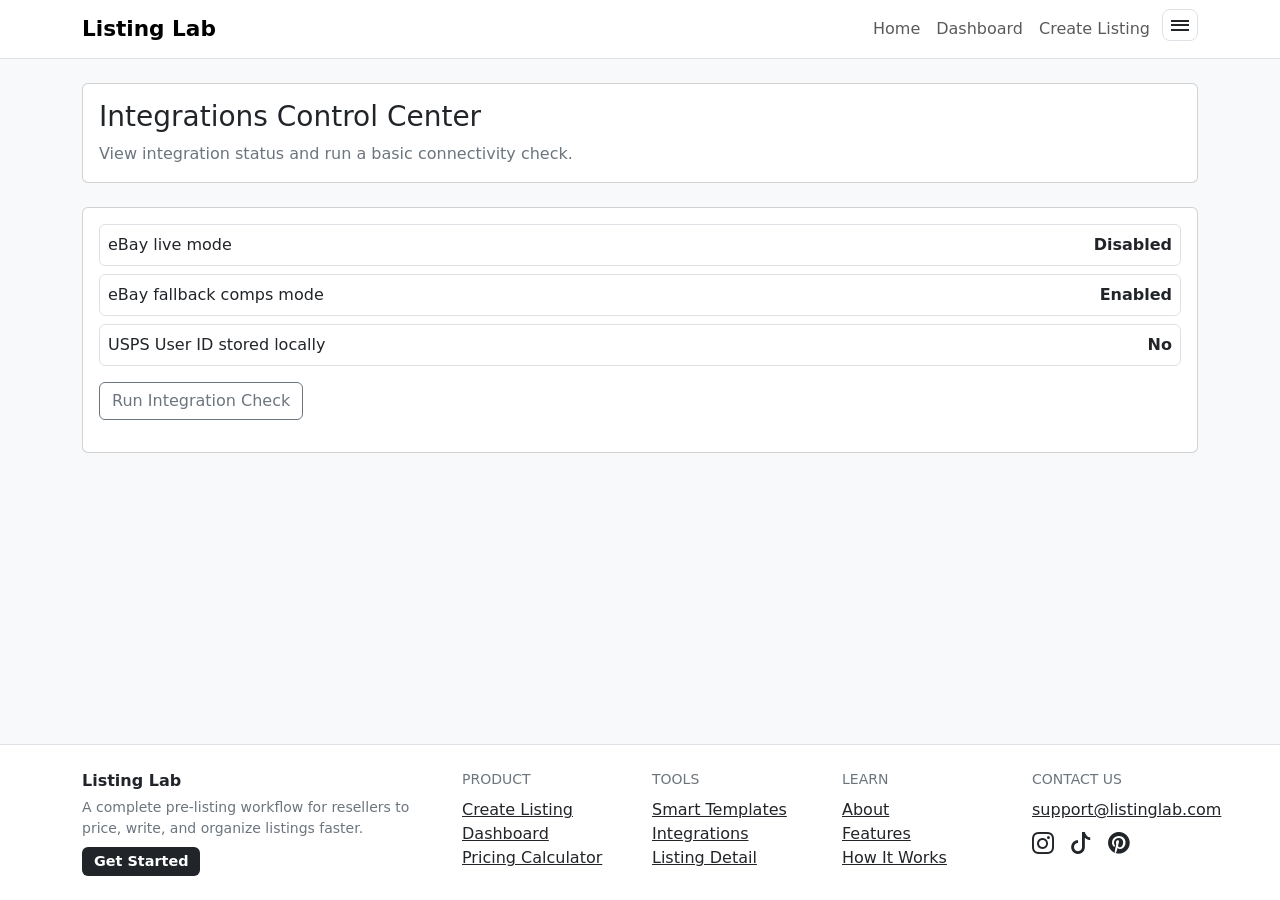
<file: integrations.html>
<!doctype html>
<html lang="en">
<head>
  <meta charset="utf-8" />
  <meta name="viewport" content="width=device-width, initial-scale=1" />
  <title>Integrations | Listing Lab</title>
  <link
    href="https://cdn.jsdelivr.net/npm/bootstrap@5.3.3/dist/css/bootstrap.min.css"
    rel="stylesheet"
    integrity="sha384-QWTKZyjpPEjISv5WaRU9OFeRpok6YctnYmDr5pNlyT2bRjXh0JMhjY6hW+ALEwIH"
    crossorigin="anonymous"
  />
  <link rel="stylesheet" href="https://cdn.jsdelivr.net/npm/bootstrap-icons@1.11.3/font/bootstrap-icons.min.css" />
  <link rel="stylesheet" href="styles.css" />
</head>
<body>
  <a class="skip-link" href="#main-content">Skip to main content</a>

  <nav class="navbar navbar-expand-lg bg-white border-bottom sticky-top">
    <div class="container">
      <a class="navbar-brand fw-semibold" href="index.html">Listing Lab</a>
      <button
        class="navbar-toggler"
        type="button"
        data-bs-toggle="collapse"
        data-bs-target="#primaryNav"
        aria-controls="primaryNav"
        aria-expanded="false"
        aria-label="Toggle navigation"
      >
        <span class="navbar-toggler-icon"></span>
      </button>
      <div class="collapse navbar-collapse" id="primaryNav">
        <ul class="navbar-nav ms-auto mb-2 mb-lg-0">
          <li class="nav-item"><a class="nav-link" href="index.html">Home</a></li>
          <li class="nav-item"><a class="nav-link" href="dashboard.html">Dashboard</a></li>
          <li class="nav-item"><a class="nav-link" href="new-listing.html">Create Listing</a></li>
          <li class="nav-item dropdown">
            <a class="nav-link dropdown-toggle menu-toggle active" href="#" role="button" data-bs-toggle="dropdown" aria-expanded="false" aria-label="Open menu" title="Menu">&#9776;</a>
            <ul class="dropdown-menu dropdown-menu-end">
              <li><a class="dropdown-item" href="about.html">About</a></li>
              <li><a class="dropdown-item" href="features.html">Features</a></li>
              <li><a class="dropdown-item" href="how-it-works.html">How It Works</a></li>
              <li><a class="dropdown-item" href="pricing.html">Pricing</a></li>
              <li><a class="dropdown-item" href="templates.html">Templates</a></li>
              <li><a class="dropdown-item active" href="integrations.html">Integrations</a></li>
            </ul>
          </li>
        </ul>
      </div>
    </div>
  </nav>

  <main id="main-content" class="container py-4">
    <section class="card mb-4">
      <div class="card-body">
        <h1 class="h3">Integrations Control Center</h1>
        <p class="text-secondary mb-0">
          View integration status and run a basic connectivity check.
        </p>
      </div>
    </section>

    <section class="card">
      <div class="card-body">
        <div id="integrationChecklist" class="d-grid gap-2 mb-3"></div>
        <button class="btn btn-outline-secondary" id="runIntegrationCheckBtn" type="button">Run Integration Check</button>
        <p id="integrationCheckStatus" class="small text-secondary mt-3 mb-0" role="status" aria-live="polite"></p>
      </div>
    </section>
  </main>

  <footer class="border-top bg-white py-4 mt-4">
    <div class="container">
      <div class="row g-4">
        <div class="col-12 col-lg-4">
          <p class="fw-semibold mb-1">Listing Lab</p>
          <p class="small text-secondary mb-0">A complete pre-listing workflow for resellers to price, write, and organize listings faster.</p>
          <a class="badge text-bg-dark mt-2 text-decoration-none" href="new-listing.html">Get Started</a>
        </div>
        <div class="col-6 col-lg-2">
          <p class="small text-uppercase text-secondary mb-2">Product</p>
          <ul class="list-unstyled mb-0">
            <li><a href="new-listing.html">Create Listing</a></li>
            <li><a href="dashboard.html">Dashboard</a></li>
            <li><a href="pricing.html">Pricing Calculator</a></li>
          </ul>
        </div>
        <div class="col-6 col-lg-2">
          <p class="small text-uppercase text-secondary mb-2">Tools</p>
          <ul class="list-unstyled mb-0">
            <li><a href="templates.html">Smart Templates</a></li>
            <li><a href="integrations.html">Integrations</a></li>
            <li><a href="listing.html">Listing Detail</a></li>
          </ul>
        </div>
        <div class="col-6 col-lg-2">
          <p class="small text-uppercase text-secondary mb-2">Learn</p>
          <ul class="list-unstyled mb-0">
            <li><a href="about.html">About</a></li>
            <li><a href="features.html">Features</a></li>
            <li><a href="how-it-works.html">How It Works</a></li>
          </ul>
        </div>
        <div class="col-6 col-lg-2">
          <p class="small text-uppercase text-secondary mb-2">Contact Us</p>
          <ul class="list-unstyled mb-0">
            <li><a href="mailto:support@listinglab.com">support@listinglab.com</a></li>
            <li class="fs-4" aria-label="Social media icons (not linked)"><span class="me-3" title="Instagram" aria-label="Instagram"><i class="bi bi-instagram"></i></span><span class="me-3" title="TikTok" aria-label="TikTok"><i class="bi bi-tiktok"></i></span><span title="Pinterest" aria-label="Pinterest"><i class="bi bi-pinterest"></i></span></li>
          </ul>
        </div>
      </div>
    </div>
  </footer>

  <script
    src="https://cdn.jsdelivr.net/npm/bootstrap@5.3.3/dist/js/bootstrap.bundle.min.js"
    integrity="sha384-YvpcrYf0tY3lHB60NNkmXc5s9fDVZLESaAA55NDzOxhy9GkcIdslK1eN7N6jIeHz"
    crossorigin="anonymous"
  ></script>
  <script src="config.js"></script>
  <script src="script.js"></script>
</body>
</html>
</file>
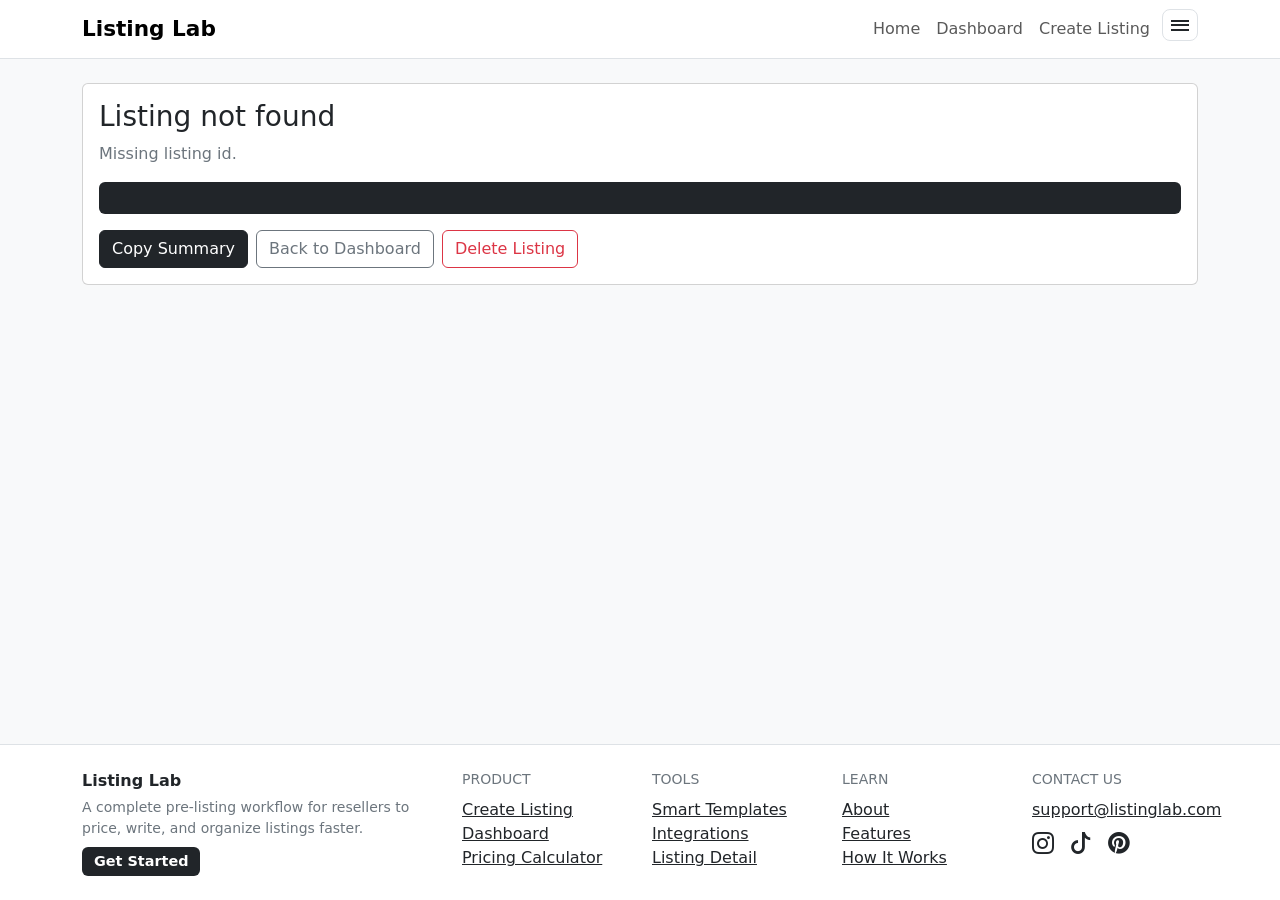
<file: listing.html>
<!doctype html>
<html lang="en">
<head>
  <meta charset="utf-8" />
  <meta name="viewport" content="width=device-width, initial-scale=1" />
  <title>Listing Detail | Listing Lab</title>
  <link
    href="https://cdn.jsdelivr.net/npm/bootstrap@5.3.3/dist/css/bootstrap.min.css"
    rel="stylesheet"
    integrity="sha384-QWTKZyjpPEjISv5WaRU9OFeRpok6YctnYmDr5pNlyT2bRjXh0JMhjY6hW+ALEwIH"
    crossorigin="anonymous"
  />
  <link rel="stylesheet" href="https://cdn.jsdelivr.net/npm/bootstrap-icons@1.11.3/font/bootstrap-icons.min.css" />
  <link rel="stylesheet" href="styles.css" />
</head>
<body>
  <a class="skip-link" href="#main-content">Skip to main content</a>

  <nav class="navbar navbar-expand-lg bg-white border-bottom sticky-top">
    <div class="container">
      <a class="navbar-brand fw-semibold" href="index.html">Listing Lab</a>
      <button
        class="navbar-toggler"
        type="button"
        data-bs-toggle="collapse"
        data-bs-target="#primaryNav"
        aria-controls="primaryNav"
        aria-expanded="false"
        aria-label="Toggle navigation"
      >
        <span class="navbar-toggler-icon"></span>
      </button>
      <div class="collapse navbar-collapse" id="primaryNav">
        <ul class="navbar-nav ms-auto mb-2 mb-lg-0">
          <li class="nav-item"><a class="nav-link" href="index.html">Home</a></li>
          <li class="nav-item"><a class="nav-link" href="dashboard.html">Dashboard</a></li>
          <li class="nav-item"><a class="nav-link" href="new-listing.html">Create Listing</a></li>
          <li class="nav-item dropdown">
            <a class="nav-link dropdown-toggle menu-toggle" href="#" role="button" data-bs-toggle="dropdown" aria-expanded="false" aria-label="Open menu" title="Menu">&#9776;</a>
            <ul class="dropdown-menu dropdown-menu-end">
              <li><a class="dropdown-item" href="about.html">About</a></li>
              <li><a class="dropdown-item" href="features.html">Features</a></li>
              <li><a class="dropdown-item" href="how-it-works.html">How It Works</a></li>
              <li><a class="dropdown-item" href="pricing.html">Pricing</a></li>
              <li><a class="dropdown-item" href="templates.html">Templates</a></li>
              <li><a class="dropdown-item" href="integrations.html">Integrations</a></li>
            </ul>
          </li>
        </ul>
      </div>
    </div>
  </nav>

  <main id="main-content" class="container py-4">
    <section class="card">
      <div class="card-body">
        <h1 id="listingTitle" class="h3">Listing</h1>
        <p id="listingMeta" class="text-secondary"></p>

        <pre id="detailExport" class="bg-dark text-light rounded p-3 small"></pre>
        <p id="detailMsg" class="small text-secondary" role="status" aria-live="polite"></p>

        <div class="d-flex flex-wrap gap-2">
          <button id="detailCopyBtn" class="btn btn-dark" type="button">Copy Summary</button>
          <a class="btn btn-outline-secondary" href="dashboard.html">Back to Dashboard</a>
          <button id="detailDeleteBtn" class="btn btn-outline-danger" type="button">Delete Listing</button>
        </div>
      </div>
    </section>
  </main>

  <footer class="border-top bg-white py-4 mt-4">
    <div class="container">
      <div class="row g-4">
        <div class="col-12 col-lg-4">
          <p class="fw-semibold mb-1">Listing Lab</p>
          <p class="small text-secondary mb-0">A complete pre-listing workflow for resellers to price, write, and organize listings faster.</p>
          <a class="badge text-bg-dark mt-2 text-decoration-none" href="new-listing.html">Get Started</a>
        </div>
        <div class="col-6 col-lg-2">
          <p class="small text-uppercase text-secondary mb-2">Product</p>
          <ul class="list-unstyled mb-0">
            <li><a href="new-listing.html">Create Listing</a></li>
            <li><a href="dashboard.html">Dashboard</a></li>
            <li><a href="pricing.html">Pricing Calculator</a></li>
          </ul>
        </div>
        <div class="col-6 col-lg-2">
          <p class="small text-uppercase text-secondary mb-2">Tools</p>
          <ul class="list-unstyled mb-0">
            <li><a href="templates.html">Smart Templates</a></li>
            <li><a href="integrations.html">Integrations</a></li>
            <li><a href="listing.html">Listing Detail</a></li>
          </ul>
        </div>
        <div class="col-6 col-lg-2">
          <p class="small text-uppercase text-secondary mb-2">Learn</p>
          <ul class="list-unstyled mb-0">
            <li><a href="about.html">About</a></li>
            <li><a href="features.html">Features</a></li>
            <li><a href="how-it-works.html">How It Works</a></li>
          </ul>
        </div>
        <div class="col-6 col-lg-2">
          <p class="small text-uppercase text-secondary mb-2">Contact Us</p>
          <ul class="list-unstyled mb-0">
            <li><a href="mailto:support@listinglab.com">support@listinglab.com</a></li>
            <li class="fs-4" aria-label="Social media icons (not linked)"><span class="me-3" title="Instagram" aria-label="Instagram"><i class="bi bi-instagram"></i></span><span class="me-3" title="TikTok" aria-label="TikTok"><i class="bi bi-tiktok"></i></span><span title="Pinterest" aria-label="Pinterest"><i class="bi bi-pinterest"></i></span></li>
          </ul>
        </div>
      </div>
    </div>
  </footer>

  <script
    src="https://cdn.jsdelivr.net/npm/bootstrap@5.3.3/dist/js/bootstrap.bundle.min.js"
    integrity="sha384-YvpcrYf0tY3lHB60NNkmXc5s9fDVZLESaAA55NDzOxhy9GkcIdslK1eN7N6jIeHz"
    crossorigin="anonymous"
  ></script>
  <script src="config.js"></script>
  <script src="script.js"></script>
</body>
</html>
</file>
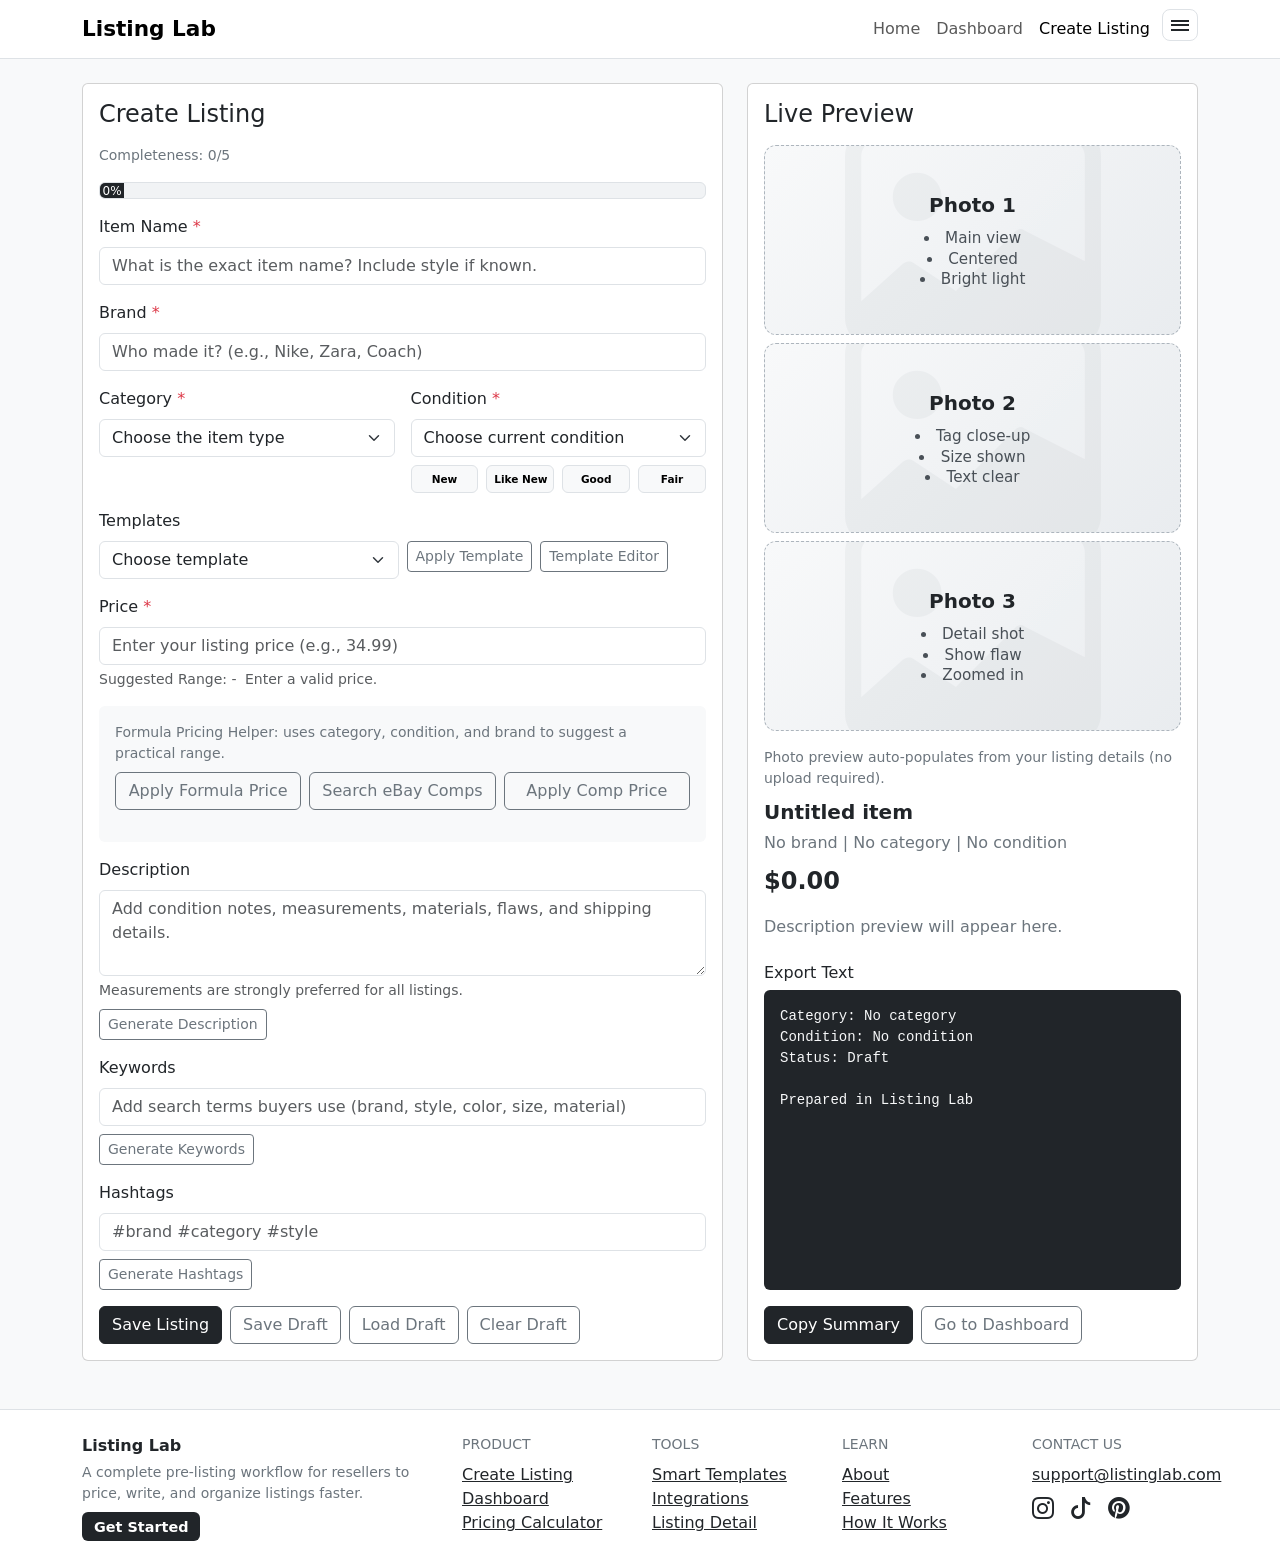
<file: new-listing.html>
<!doctype html>
<html lang="en">
<head>
  <meta charset="utf-8" />
  <meta name="viewport" content="width=device-width, initial-scale=1" />
  <title>Create Listing | Listing Lab</title>
  <link
    href="https://cdn.jsdelivr.net/npm/bootstrap@5.3.3/dist/css/bootstrap.min.css"
    rel="stylesheet"
    integrity="sha384-QWTKZyjpPEjISv5WaRU9OFeRpok6YctnYmDr5pNlyT2bRjXh0JMhjY6hW+ALEwIH"
    crossorigin="anonymous"
  />
  <link rel="stylesheet" href="https://cdn.jsdelivr.net/npm/bootstrap-icons@1.11.3/font/bootstrap-icons.min.css" />
  <link rel="stylesheet" href="styles.css" />
</head>
<body>
  <a class="skip-link" href="#main-content">Skip to main content</a>

  <nav class="navbar navbar-expand-lg bg-white border-bottom sticky-top">
    <div class="container">
      <a class="navbar-brand fw-semibold" href="index.html">Listing Lab</a>
      <button
        class="navbar-toggler"
        type="button"
        data-bs-toggle="collapse"
        data-bs-target="#primaryNav"
        aria-controls="primaryNav"
        aria-expanded="false"
        aria-label="Toggle navigation"
      >
        <span class="navbar-toggler-icon"></span>
      </button>
      <div class="collapse navbar-collapse" id="primaryNav">
        <ul class="navbar-nav ms-auto mb-2 mb-lg-0">
          <li class="nav-item"><a class="nav-link" href="index.html">Home</a></li>
          <li class="nav-item"><a class="nav-link" href="dashboard.html">Dashboard</a></li>
          <li class="nav-item"><a class="nav-link active" aria-current="page" href="new-listing.html">Create Listing</a></li>
          <li class="nav-item dropdown">
            <a class="nav-link dropdown-toggle menu-toggle" href="#" role="button" data-bs-toggle="dropdown" aria-expanded="false" aria-label="Open menu" title="Menu">&#9776;</a>
            <ul class="dropdown-menu dropdown-menu-end">
              <li><a class="dropdown-item" href="about.html">About</a></li>
              <li><a class="dropdown-item" href="features.html">Features</a></li>
              <li><a class="dropdown-item" href="how-it-works.html">How It Works</a></li>
              <li><a class="dropdown-item" href="pricing.html">Pricing</a></li>
              <li><a class="dropdown-item" href="templates.html">Templates</a></li>
              <li><a class="dropdown-item" href="integrations.html">Integrations</a></li>
            </ul>
          </li>
        </ul>
      </div>
    </div>
  </nav>

  <main id="main-content" class="container py-4">
    <div class="row g-4">
      <section class="col-12 col-xl-7 d-flex">
        <div class="card h-100 w-100">
          <div class="card-body">
            <h1 class="h4 mb-3">Create Listing</h1>
            <p class="small text-secondary">Completeness: <span id="completenessText">0/5</span></p>
            <div id="completenessBarTrack" class="progress mb-2" role="progressbar" aria-label="Completeness progress">
              <div id="completenessBar" class="progress-bar" style="width: 0%;">0%</div>
            </div>
            <p id="formError" class="text-danger fw-semibold mb-2" role="alert"></p>
            <p id="formStatus" class="small text-secondary mb-3" role="status" aria-live="polite"></p>

            <form id="listingForm" novalidate>
              <div class="mb-3">
                <label class="form-label" for="itemName">Item Name <span class="text-danger">*</span></label>
                <input class="form-control" name="itemName" id="itemName" placeholder="What is the exact item name? Include style if known." required />
              </div>

              <div class="mb-3">
                <label class="form-label" for="brand">Brand <span class="text-danger">*</span></label>
                <input class="form-control" name="brand" id="brand" placeholder="Who made it? (e.g., Nike, Zara, Coach)" required />
              </div>

              <div class="row g-3 mb-3">
                <div class="col-12 col-md-6">
                  <label class="form-label" for="category">Category <span class="text-danger">*</span></label>
                  <select class="form-select" name="category" id="category" required>
                    <option value="">Choose the item type</option>
                    <option value="tops">Tops</option>
                    <option value="bottoms">Bottoms</option>
                    <option value="dresses">Dresses</option>
                    <option value="shoes">Shoes</option>
                    <option value="bags">Bags</option>
                    <option value="outerwear">Outerwear</option>
                  </select>
                </div>
                <div class="col-12 col-md-6">
                  <label class="form-label" for="condition">Condition <span class="text-danger">*</span></label>
                  <select class="form-select" name="condition" id="condition" required>
                    <option value="">Choose current condition</option>
                    <option value="new">New</option>
                    <option value="like-new">Like New</option>
                    <option value="good">Good</option>
                    <option value="fair">Fair</option>
                  </select>
                  <div class="form-text mt-2">
                    <div class="row g-2">
                      <div class="col-6 col-xl-3">
                        <span class="badge text-bg-light border py-2 w-100" data-bs-toggle="tooltip" data-bs-title="Never worn/used, original tags or packaging included.">New</span>
                      </div>
                      <div class="col-6 col-xl-3">
                        <span class="badge text-bg-light border py-2 w-100" data-bs-toggle="tooltip" data-bs-title="Minimal signs of use, no visible flaws in normal lighting.">Like New</span>
                      </div>
                      <div class="col-6 col-xl-3">
                        <span class="badge text-bg-light border py-2 w-100" data-bs-toggle="tooltip" data-bs-title="Normal wear present, fully functional, flaws should be disclosed.">Good</span>
                      </div>
                      <div class="col-6 col-xl-3">
                        <span class="badge text-bg-light border py-2 w-100" data-bs-toggle="tooltip" data-bs-title="Noticeable wear or defects, still usable, issues must be clearly described.">Fair</span>
                      </div>
                    </div>
                  </div>
                </div>
              </div>

              <div class="mb-3">
                <label class="form-label" for="templateSelect">Templates</label>
                <div class="row g-2 mb-2">
                  <div class="col-12 col-lg-6">
                    <select class="form-select" id="templateSelect">
                      <option value="">Choose template</option>
                    </select>
                  </div>
                  <div class="col-12 col-lg-6">
                    <div class="d-flex flex-wrap gap-2">
                      <button class="btn btn-outline-secondary btn-sm" type="button" id="applyTemplateBtn">Apply Template</button>
                      <button
                        class="btn btn-outline-secondary btn-sm"
                        type="button"
                        data-bs-toggle="collapse"
                        data-bs-target="#templateTools"
                        aria-expanded="false"
                        aria-controls="templateTools"
                      >
                        Template Editor
                      </button>
                    </div>
                  </div>
                </div>
                <div class="collapse" id="templateTools">
                  <div class="card bg-light border-0">
                    <div class="card-body py-2">
                      <div class="row g-2 mb-2">
                        <div class="col-12 col-lg-6">
                          <label class="form-label" for="templateName">Template Name</label>
                          <input class="form-control" id="templateName" placeholder="e.g., Women Shoes Standard" />
                        </div>
                        <div class="col-12 col-lg-6">
                          <label class="form-label" for="templateTitlePattern">Title Pattern</label>
                          <input class="form-control" id="templateTitlePattern" placeholder="{brand} {itemName} {category}" />
                        </div>
                      </div>
                      <div class="row g-2 mb-2">
                        <div class="col-12 col-lg-6">
                          <label class="form-label" for="templateDescription">Description</label>
                          <textarea class="form-control" id="templateDescription" rows="2" placeholder="Condition details, flaws, what's included."></textarea>
                        </div>
                        <div class="col-12 col-lg-6">
                          <label class="form-label" for="templateShippingNotes">Shipping Notes</label>
                          <textarea class="form-control" id="templateShippingNotes" rows="2" placeholder="Ships next business day with tracking."></textarea>
                        </div>
                      </div>
                      <div class="mb-2">
                        <label class="form-label" for="templateKeywords">Template Keywords</label>
                        <input class="form-control" id="templateKeywords" placeholder="comma,separated,keywords" />
                      </div>
                      <div class="d-flex flex-wrap gap-2">
                        <button class="btn btn-outline-secondary btn-sm" type="button" id="saveTemplateBtn">Save</button>
                        <button class="btn btn-outline-secondary btn-sm" type="button" id="deleteTemplateBtn">Delete</button>
                      </div>
                      <p id="templateStatus" class="small text-secondary mt-2 mb-0" role="status" aria-live="polite"></p>
                    </div>
                  </div>
                </div>
              </div>

              <div class="mb-3">
                <label class="form-label" for="price">Price <span class="text-danger">*</span></label>
                <input class="form-control" name="price" id="price" type="number" min="0" step="0.01" placeholder="Enter your listing price (e.g., 34.99)" required />
                <div class="form-text">
                  Suggested Range: <span id="suggestedRange">-</span>
                  <span id="priceCheck" class="ms-1"></span>
                </div>
              </div>

              <div class="card bg-light border-0 mb-3">
                <div class="card-body py-3">
                  <p class="small text-secondary mb-2">
                    Formula Pricing Helper: uses category, condition, and brand to suggest a practical range.
                  </p>
                  <div class="row g-2 mb-3">
                    <div class="col-12 col-lg-4 d-grid">
                      <button class="btn btn-outline-secondary h-100" id="applyFormulaPriceBtn" type="button">Apply Formula Price</button>
                    </div>
                    <div class="col-12 col-lg-4 d-grid">
                      <button class="btn btn-outline-secondary h-100" id="runCompSearchBtn" type="button">Search eBay Comps</button>
                    </div>
                    <div class="col-12 col-lg-4 d-grid">
                      <button class="btn btn-outline-secondary h-100" id="applyCompPriceBtn" type="button">Apply Comp Price</button>
                    </div>
                  </div>
                  <p id="formulaStatus" class="small text-secondary mt-2 mb-2" role="status" aria-live="polite"></p>
                  <p id="formulaSummary" class="small mb-2"></p>
                  <p id="compStatus" class="small text-secondary mt-2 mb-2" role="status" aria-live="polite"></p>
                  <p id="compSummary" class="small mb-2"></p>
                  <div id="compResults" class="d-grid gap-2"></div>
                </div>
              </div>

              <div class="mb-3">
                <label class="form-label" for="notes">Description</label>
                <textarea class="form-control" name="notes" id="notes" rows="3" placeholder="Add condition notes, measurements, materials, flaws, and shipping details."></textarea>
                <p class="form-text mb-1">Measurements are strongly preferred for all listings.</p>
                <div class="d-flex flex-wrap gap-2 mt-2">
                  <button class="btn btn-outline-secondary btn-sm" type="button" id="generateDescriptionBtn">Generate Description</button>
                </div>
              </div>

              <div class="mb-3">
                <label class="form-label" for="keywords">Keywords</label>
                <input class="form-control" name="keywords" id="keywords" placeholder="Add search terms buyers use (brand, style, color, size, material)" />
                <div class="d-flex flex-wrap gap-2 mt-2">
                  <button class="btn btn-outline-secondary btn-sm" type="button" id="generateKeywordsBtn">Generate Keywords</button>
                </div>
              </div>

              <div class="mb-3">
                <label class="form-label" for="hashtags">Hashtags</label>
                <input class="form-control" name="hashtags" id="hashtags" placeholder="#brand #category #style" readonly />
                <div class="d-flex flex-wrap gap-2 mt-2">
                  <button class="btn btn-outline-secondary btn-sm" type="button" id="generateHashtagsBtn">Generate Hashtags</button>
                </div>
              </div>

              <div class="d-flex flex-wrap gap-2">
                <button class="btn btn-dark" type="submit">Save Listing</button>
                <button class="btn btn-outline-secondary" type="button" id="saveDraftBtn">Save Draft</button>
                <button class="btn btn-outline-secondary" type="button" id="loadDraftBtn">Load Draft</button>
                <button class="btn btn-outline-secondary" type="button" id="clearDraftBtn">Clear Draft</button>
              </div>
            </form>
          </div>
        </div>
      </section>

      <aside class="col-12 col-xl-5 d-flex">
        <div class="card h-100 w-100">
          <div class="card-body d-flex flex-column">
            <h2 class="h4 mb-3">Live Preview</h2>
            <div class="preview-photo-grid mb-3">
              <div class="placeholder-photo" id="listingPhotoPlaceholder1" role="img" aria-label="Listing preview image 1">
                <div class="preview-guidance-wrap">
                  <p class="preview-guidance-title mb-2">Photo 1</p>
                  <p class="preview-guidance-icon mb-2" aria-hidden="true"><i class="bi bi-image"></i></p>
                  <ul class="preview-guidance-list mb-0">
                    <li>Main view</li>
                    <li>Centered</li>
                    <li>Bright light</li>
                  </ul>
                </div>
              </div>
              <div class="placeholder-photo" id="listingPhotoPlaceholder2" role="img" aria-label="Listing preview image 2">
                <div class="preview-guidance-wrap">
                  <p class="preview-guidance-title mb-2">Photo 2</p>
                  <p class="preview-guidance-icon mb-2" aria-hidden="true"><i class="bi bi-image"></i></p>
                  <ul class="preview-guidance-list mb-0">
                    <li>Tag close-up</li>
                    <li>Size shown</li>
                    <li>Text clear</li>
                  </ul>
                </div>
              </div>
              <div class="placeholder-photo" id="listingPhotoPlaceholder3" role="img" aria-label="Listing preview image 3">
                <div class="preview-guidance-wrap">
                  <p class="preview-guidance-title mb-2">Photo 3</p>
                  <p class="preview-guidance-icon mb-2" aria-hidden="true"><i class="bi bi-image"></i></p>
                  <ul class="preview-guidance-list mb-0">
                    <li>Detail shot</li>
                    <li>Show flaw</li>
                    <li>Zoomed in</li>
                  </ul>
                </div>
              </div>
            </div>
            <p class="small text-secondary mb-2">Photo preview auto-populates from your listing details (no upload required).</p>
            <p id="listingCardTitle" class="fs-5 fw-semibold mb-1">Untitled item</p>
            <p id="listingCardMeta" class="text-secondary mb-2">Brand • Category • Condition</p>
            <p id="listingCardPrice" class="fs-4 fw-bold mb-3">$0.00</p>
            <p id="listingCardNotes" class="text-secondary">Description preview will appear here.</p>

            <h3 class="h6 mt-auto">Export Text</h3>
            <pre id="exportPreview" class="bg-dark text-light rounded p-3 small mb-3"></pre>
            <div class="d-flex gap-2">
              <button class="btn btn-dark" type="button" id="copyBtn">Copy Summary</button>
              <a class="btn btn-outline-secondary" href="dashboard.html">Go to Dashboard</a>
            </div>
          </div>
        </div>
      </aside>
    </div>
  </main>

  <footer class="border-top bg-white py-4 mt-4">
    <div class="container">
      <div class="row g-4">
        <div class="col-12 col-lg-4">
          <p class="fw-semibold mb-1">Listing Lab</p>
          <p class="small text-secondary mb-0">A complete pre-listing workflow for resellers to price, write, and organize listings faster.</p>
          <a class="badge text-bg-dark mt-2 text-decoration-none" href="new-listing.html">Get Started</a>
        </div>
        <div class="col-6 col-lg-2">
          <p class="small text-uppercase text-secondary mb-2">Product</p>
          <ul class="list-unstyled mb-0">
            <li><a href="new-listing.html">Create Listing</a></li>
            <li><a href="dashboard.html">Dashboard</a></li>
            <li><a href="pricing.html">Pricing Calculator</a></li>
          </ul>
        </div>
        <div class="col-6 col-lg-2">
          <p class="small text-uppercase text-secondary mb-2">Tools</p>
          <ul class="list-unstyled mb-0">
            <li><a href="templates.html">Smart Templates</a></li>
            <li><a href="integrations.html">Integrations</a></li>
            <li><a href="listing.html">Listing Detail</a></li>
          </ul>
        </div>
        <div class="col-6 col-lg-2">
          <p class="small text-uppercase text-secondary mb-2">Learn</p>
          <ul class="list-unstyled mb-0">
            <li><a href="about.html">About</a></li>
            <li><a href="features.html">Features</a></li>
            <li><a href="how-it-works.html">How It Works</a></li>
          </ul>
        </div>
        <div class="col-6 col-lg-2">
          <p class="small text-uppercase text-secondary mb-2">Contact Us</p>
          <ul class="list-unstyled mb-0">
            <li><a href="mailto:support@listinglab.com">support@listinglab.com</a></li>
            <li class="fs-4" aria-label="Social media icons (not linked)"><span class="me-3" title="Instagram" aria-label="Instagram"><i class="bi bi-instagram"></i></span><span class="me-3" title="TikTok" aria-label="TikTok"><i class="bi bi-tiktok"></i></span><span title="Pinterest" aria-label="Pinterest"><i class="bi bi-pinterest"></i></span></li>
          </ul>
        </div>
      </div>
    </div>
  </footer>

  <script
    src="https://cdn.jsdelivr.net/npm/bootstrap@5.3.3/dist/js/bootstrap.bundle.min.js"
    integrity="sha384-YvpcrYf0tY3lHB60NNkmXc5s9fDVZLESaAA55NDzOxhy9GkcIdslK1eN7N6jIeHz"
    crossorigin="anonymous"
  ></script>
  <script src="config.js"></script>
  <script src="script.js"></script>
</body>
</html>
</file>
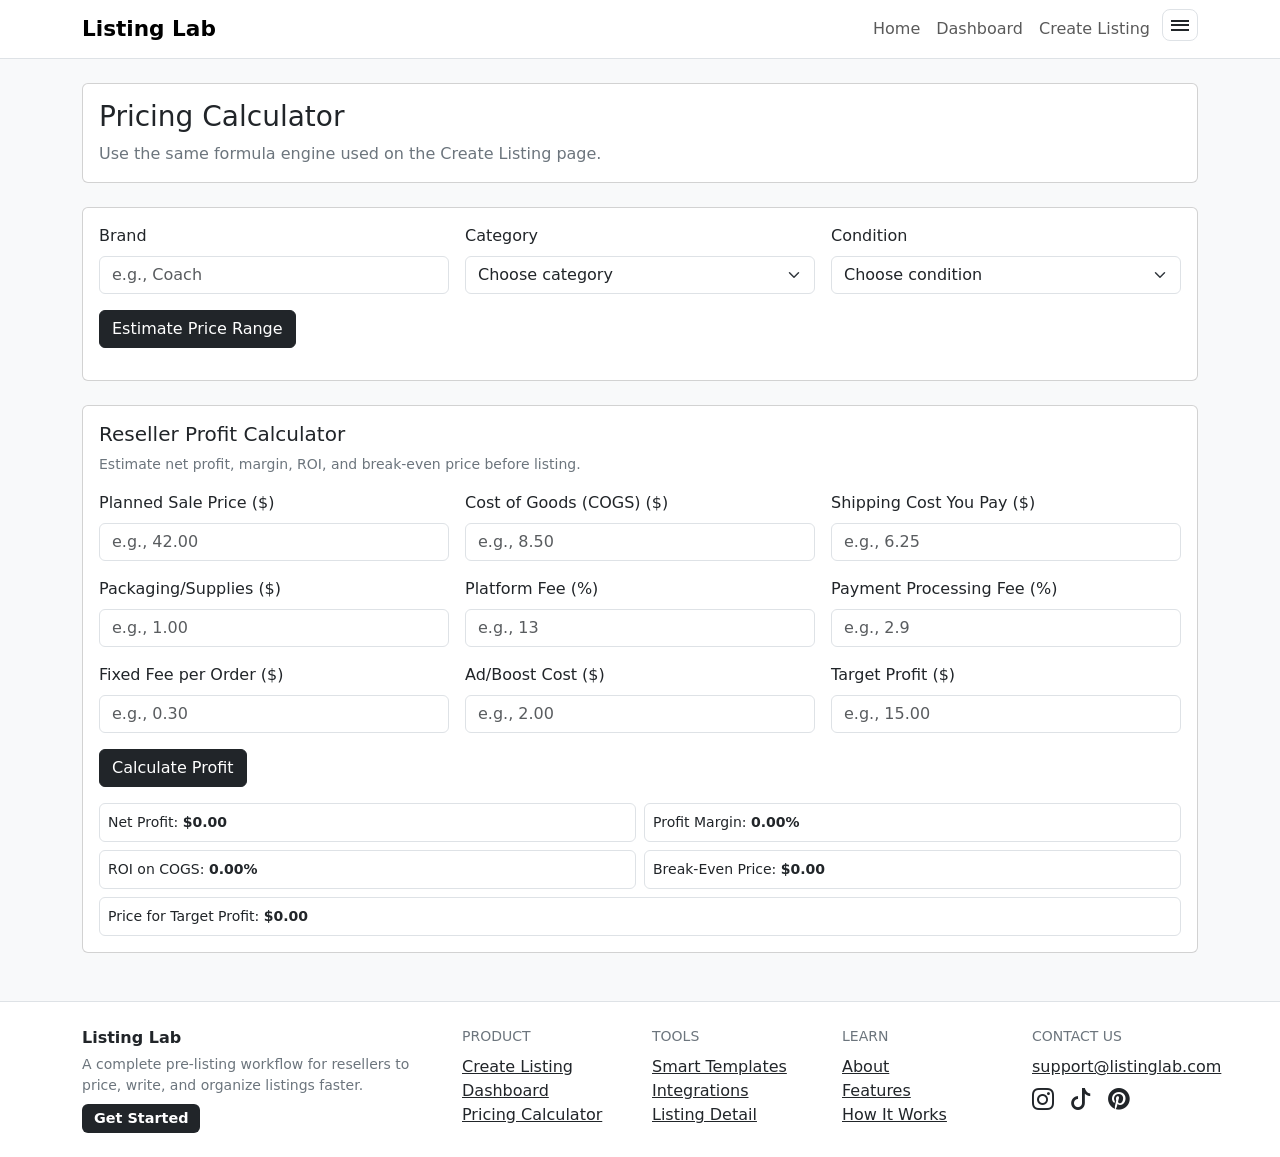
<file: pricing.html>
<!doctype html>
<html lang="en">
<head>
  <meta charset="utf-8" />
  <meta name="viewport" content="width=device-width, initial-scale=1" />
  <title>Pricing | Listing Lab</title>
  <link
    href="https://cdn.jsdelivr.net/npm/bootstrap@5.3.3/dist/css/bootstrap.min.css"
    rel="stylesheet"
    integrity="sha384-QWTKZyjpPEjISv5WaRU9OFeRpok6YctnYmDr5pNlyT2bRjXh0JMhjY6hW+ALEwIH"
    crossorigin="anonymous"
  />
  <link rel="stylesheet" href="https://cdn.jsdelivr.net/npm/bootstrap-icons@1.11.3/font/bootstrap-icons.min.css" />
  <link rel="stylesheet" href="styles.css" />
</head>
<body>
  <a class="skip-link" href="#main-content">Skip to main content</a>

  <nav class="navbar navbar-expand-lg bg-white border-bottom sticky-top">
    <div class="container">
      <a class="navbar-brand fw-semibold" href="index.html">Listing Lab</a>
      <button
        class="navbar-toggler"
        type="button"
        data-bs-toggle="collapse"
        data-bs-target="#primaryNav"
        aria-controls="primaryNav"
        aria-expanded="false"
        aria-label="Toggle navigation"
      >
        <span class="navbar-toggler-icon"></span>
      </button>
      <div class="collapse navbar-collapse" id="primaryNav">
        <ul class="navbar-nav ms-auto mb-2 mb-lg-0">
          <li class="nav-item"><a class="nav-link" href="index.html">Home</a></li>
          <li class="nav-item"><a class="nav-link" href="dashboard.html">Dashboard</a></li>
          <li class="nav-item"><a class="nav-link" href="new-listing.html">Create Listing</a></li>
          <li class="nav-item dropdown">
            <a class="nav-link dropdown-toggle menu-toggle active" href="#" role="button" data-bs-toggle="dropdown" aria-expanded="false" aria-label="Open menu" title="Menu">&#9776;</a>
            <ul class="dropdown-menu dropdown-menu-end">
              <li><a class="dropdown-item" href="about.html">About</a></li>
              <li><a class="dropdown-item" href="features.html">Features</a></li>
              <li><a class="dropdown-item" href="how-it-works.html">How It Works</a></li>
              <li><a class="dropdown-item active" href="pricing.html">Pricing</a></li>
              <li><a class="dropdown-item" href="templates.html">Templates</a></li>
              <li><a class="dropdown-item" href="integrations.html">Integrations</a></li>
            </ul>
          </li>
        </ul>
      </div>
    </div>
  </nav>

  <main id="main-content" class="container py-4">
    <section class="card mb-4">
      <div class="card-body">
        <h1 class="h3">Pricing Calculator</h1>
        <p class="text-secondary mb-0">Use the same formula engine used on the Create Listing page.</p>
      </div>
    </section>

    <section class="card">
      <div class="card-body">
        <div class="row g-3">
          <div class="col-12 col-md-4">
            <label class="form-label" for="pricingBrand">Brand</label>
            <input class="form-control" id="pricingBrand" placeholder="e.g., Coach" />
          </div>
          <div class="col-12 col-md-4">
            <label class="form-label" for="pricingCategory">Category</label>
            <select class="form-select" id="pricingCategory">
              <option value="">Choose category</option>
              <option value="tops">Tops</option>
              <option value="bottoms">Bottoms</option>
              <option value="dresses">Dresses</option>
              <option value="shoes">Shoes</option>
              <option value="bags">Bags</option>
              <option value="outerwear">Outerwear</option>
            </select>
          </div>
          <div class="col-12 col-md-4">
            <label class="form-label" for="pricingCondition">Condition</label>
            <select class="form-select" id="pricingCondition">
              <option value="">Choose condition</option>
              <option value="new">New</option>
              <option value="like-new">Like New</option>
              <option value="good">Good</option>
              <option value="fair">Fair</option>
            </select>
          </div>
        </div>

        <div class="d-flex flex-wrap gap-2 mt-3">
          <button class="btn btn-dark" id="pricingEstimateBtn" type="button">Estimate Price Range</button>
        </div>

        <p id="pricingEstimateStatus" class="small text-secondary mt-3 mb-2" role="status" aria-live="polite"></p>
        <p id="pricingEstimateRange" class="mb-1"></p>
        <p id="pricingEstimateSuggested" class="mb-0"></p>
      </div>
    </section>

    <section class="card mt-4">
      <div class="card-body">
        <h2 class="h5">Reseller Profit Calculator</h2>
        <p class="text-secondary small mb-3">
          Estimate net profit, margin, ROI, and break-even price before listing.
        </p>

        <div class="row g-3">
          <div class="col-12 col-md-4">
            <label class="form-label" for="calcSalePrice">Planned Sale Price ($)</label>
            <input class="form-control" id="calcSalePrice" type="number" min="0" step="0.01" placeholder="e.g., 42.00" />
          </div>
          <div class="col-12 col-md-4">
            <label class="form-label" for="calcCogs">Cost of Goods (COGS) ($)</label>
            <input class="form-control" id="calcCogs" type="number" min="0" step="0.01" placeholder="e.g., 8.50" />
          </div>
          <div class="col-12 col-md-4">
            <label class="form-label" for="calcShippingCost">Shipping Cost You Pay ($)</label>
            <input class="form-control" id="calcShippingCost" type="number" min="0" step="0.01" placeholder="e.g., 6.25" />
          </div>
          <div class="col-12 col-md-4">
            <label class="form-label" for="calcPackagingCost">Packaging/Supplies ($)</label>
            <input class="form-control" id="calcPackagingCost" type="number" min="0" step="0.01" placeholder="e.g., 1.00" />
          </div>
          <div class="col-12 col-md-4">
            <label class="form-label" for="calcPlatformFeePct">Platform Fee (%)</label>
            <input class="form-control" id="calcPlatformFeePct" type="number" min="0" step="0.1" placeholder="e.g., 13" />
          </div>
          <div class="col-12 col-md-4">
            <label class="form-label" for="calcPaymentFeePct">Payment Processing Fee (%)</label>
            <input class="form-control" id="calcPaymentFeePct" type="number" min="0" step="0.1" placeholder="e.g., 2.9" />
          </div>
          <div class="col-12 col-md-4">
            <label class="form-label" for="calcFixedFee">Fixed Fee per Order ($)</label>
            <input class="form-control" id="calcFixedFee" type="number" min="0" step="0.01" placeholder="e.g., 0.30" />
          </div>
          <div class="col-12 col-md-4">
            <label class="form-label" for="calcAdCost">Ad/Boost Cost ($)</label>
            <input class="form-control" id="calcAdCost" type="number" min="0" step="0.01" placeholder="e.g., 2.00" />
          </div>
          <div class="col-12 col-md-4">
            <label class="form-label" for="calcTargetProfit">Target Profit ($)</label>
            <input class="form-control" id="calcTargetProfit" type="number" min="0" step="0.01" placeholder="e.g., 15.00" />
          </div>
        </div>

        <div class="d-flex flex-wrap gap-2 mt-3">
          <button class="btn btn-dark" id="calcProfitBtn" type="button">Calculate Profit</button>
        </div>

        <p id="calcStatus" class="small text-secondary mt-3 mb-2" role="status" aria-live="polite"></p>
        <div class="row g-2">
          <div class="col-12 col-md-6"><div class="border rounded p-2 small">Net Profit: <strong id="calcNetProfit">$0.00</strong></div></div>
          <div class="col-12 col-md-6"><div class="border rounded p-2 small">Profit Margin: <strong id="calcMargin">0.00%</strong></div></div>
          <div class="col-12 col-md-6"><div class="border rounded p-2 small">ROI on COGS: <strong id="calcRoi">0.00%</strong></div></div>
          <div class="col-12 col-md-6"><div class="border rounded p-2 small">Break-Even Price: <strong id="calcBreakEven">$0.00</strong></div></div>
          <div class="col-12"><div class="border rounded p-2 small">Price for Target Profit: <strong id="calcTargetPrice">$0.00</strong></div></div>
        </div>
      </div>
    </section>
  </main>

  <footer class="border-top bg-white py-4 mt-4">
    <div class="container">
      <div class="row g-4">
        <div class="col-12 col-lg-4">
          <p class="fw-semibold mb-1">Listing Lab</p>
          <p class="small text-secondary mb-0">A complete pre-listing workflow for resellers to price, write, and organize listings faster.</p>
          <a class="badge text-bg-dark mt-2 text-decoration-none" href="new-listing.html">Get Started</a>
        </div>
        <div class="col-6 col-lg-2">
          <p class="small text-uppercase text-secondary mb-2">Product</p>
          <ul class="list-unstyled mb-0">
            <li><a href="new-listing.html">Create Listing</a></li>
            <li><a href="dashboard.html">Dashboard</a></li>
            <li><a href="pricing.html">Pricing Calculator</a></li>
          </ul>
        </div>
        <div class="col-6 col-lg-2">
          <p class="small text-uppercase text-secondary mb-2">Tools</p>
          <ul class="list-unstyled mb-0">
            <li><a href="templates.html">Smart Templates</a></li>
            <li><a href="integrations.html">Integrations</a></li>
            <li><a href="listing.html">Listing Detail</a></li>
          </ul>
        </div>
        <div class="col-6 col-lg-2">
          <p class="small text-uppercase text-secondary mb-2">Learn</p>
          <ul class="list-unstyled mb-0">
            <li><a href="about.html">About</a></li>
            <li><a href="features.html">Features</a></li>
            <li><a href="how-it-works.html">How It Works</a></li>
          </ul>
        </div>
        <div class="col-6 col-lg-2">
          <p class="small text-uppercase text-secondary mb-2">Contact Us</p>
          <ul class="list-unstyled mb-0">
            <li><a href="mailto:support@listinglab.com">support@listinglab.com</a></li>
            <li class="fs-4" aria-label="Social media icons (not linked)"><span class="me-3" title="Instagram" aria-label="Instagram"><i class="bi bi-instagram"></i></span><span class="me-3" title="TikTok" aria-label="TikTok"><i class="bi bi-tiktok"></i></span><span title="Pinterest" aria-label="Pinterest"><i class="bi bi-pinterest"></i></span></li>
          </ul>
        </div>
      </div>
    </div>
  </footer>

  <script
    src="https://cdn.jsdelivr.net/npm/bootstrap@5.3.3/dist/js/bootstrap.bundle.min.js"
    integrity="sha384-YvpcrYf0tY3lHB60NNkmXc5s9fDVZLESaAA55NDzOxhy9GkcIdslK1eN7N6jIeHz"
    crossorigin="anonymous"
  ></script>
  <script src="config.js"></script>
  <script src="script.js"></script>
</body>
</html>
</file>
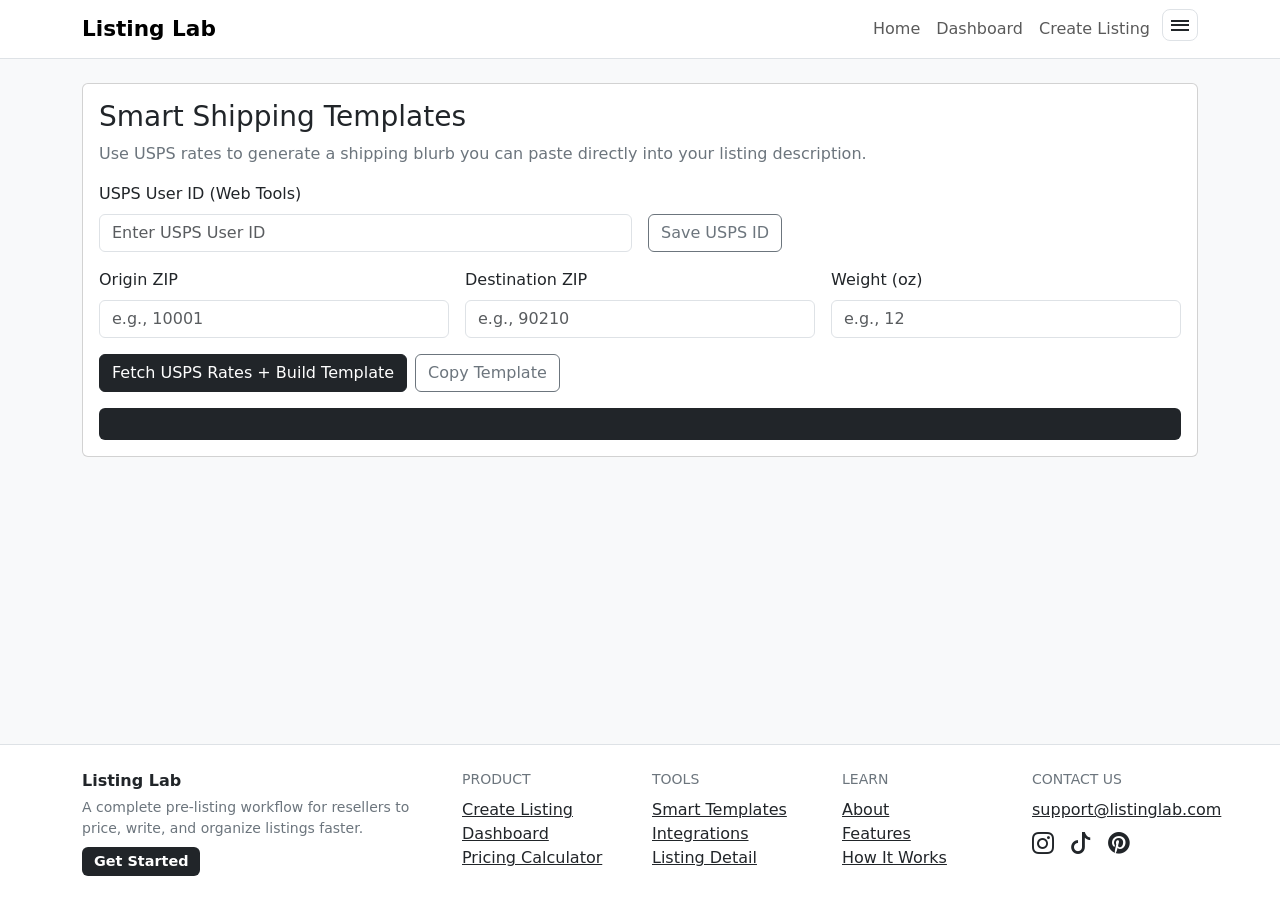
<file: templates.html>
<!doctype html>
<html lang="en">
<head>
  <meta charset="utf-8" />
  <meta name="viewport" content="width=device-width, initial-scale=1" />
  <title>Templates | Listing Lab</title>
  <link
    href="https://cdn.jsdelivr.net/npm/bootstrap@5.3.3/dist/css/bootstrap.min.css"
    rel="stylesheet"
    integrity="sha384-QWTKZyjpPEjISv5WaRU9OFeRpok6YctnYmDr5pNlyT2bRjXh0JMhjY6hW+ALEwIH"
    crossorigin="anonymous"
  />
  <link rel="stylesheet" href="https://cdn.jsdelivr.net/npm/bootstrap-icons@1.11.3/font/bootstrap-icons.min.css" />
  <link rel="stylesheet" href="styles.css" />
</head>
<body>
  <a class="skip-link" href="#main-content">Skip to main content</a>

  <nav class="navbar navbar-expand-lg bg-white border-bottom sticky-top">
    <div class="container">
      <a class="navbar-brand fw-semibold" href="index.html">Listing Lab</a>
      <button
        class="navbar-toggler"
        type="button"
        data-bs-toggle="collapse"
        data-bs-target="#primaryNav"
        aria-controls="primaryNav"
        aria-expanded="false"
        aria-label="Toggle navigation"
      >
        <span class="navbar-toggler-icon"></span>
      </button>
      <div class="collapse navbar-collapse" id="primaryNav">
        <ul class="navbar-nav ms-auto mb-2 mb-lg-0">
          <li class="nav-item"><a class="nav-link" href="index.html">Home</a></li>
          <li class="nav-item"><a class="nav-link" href="dashboard.html">Dashboard</a></li>
          <li class="nav-item"><a class="nav-link" href="new-listing.html">Create Listing</a></li>
          <li class="nav-item dropdown">
            <a class="nav-link dropdown-toggle menu-toggle active" href="#" role="button" data-bs-toggle="dropdown" aria-expanded="false" aria-label="Open menu" title="Menu">&#9776;</a>
            <ul class="dropdown-menu dropdown-menu-end">
              <li><a class="dropdown-item" href="about.html">About</a></li>
              <li><a class="dropdown-item" href="features.html">Features</a></li>
              <li><a class="dropdown-item" href="how-it-works.html">How It Works</a></li>
              <li><a class="dropdown-item" href="pricing.html">Pricing</a></li>
              <li><a class="dropdown-item active" href="templates.html">Templates</a></li>
              <li><a class="dropdown-item" href="integrations.html">Integrations</a></li>
            </ul>
          </li>
        </ul>
      </div>
    </div>
  </nav>

  <main id="main-content" class="container py-4">
    <section class="card mb-4">
      <div class="card-body">
        <h1 class="h3">Smart Shipping Templates</h1>
        <p class="text-secondary mb-3">
          Use USPS rates to generate a shipping blurb you can paste directly into your listing description.
        </p>

        <div class="row g-3">
          <div class="col-12 col-lg-6">
            <label class="form-label" for="uspsUserId">USPS User ID (Web Tools)</label>
            <input class="form-control" id="uspsUserId" type="password" placeholder="Enter USPS User ID" autocomplete="off" />
          </div>
          <div class="col-12 col-lg-6 d-flex align-items-end">
            <button class="btn btn-outline-secondary" id="saveUspsUserIdBtn" type="button">Save USPS ID</button>
          </div>
          <div class="col-12 col-md-4">
            <label class="form-label" for="shipOriginZip">Origin ZIP</label>
            <input class="form-control" id="shipOriginZip" type="text" inputmode="numeric" placeholder="e.g., 10001" />
          </div>
          <div class="col-12 col-md-4">
            <label class="form-label" for="shipDestZip">Destination ZIP</label>
            <input class="form-control" id="shipDestZip" type="text" inputmode="numeric" placeholder="e.g., 90210" />
          </div>
          <div class="col-12 col-md-4">
            <label class="form-label" for="shipWeightOz">Weight (oz)</label>
            <input class="form-control" id="shipWeightOz" type="number" min="1" step="1" placeholder="e.g., 12" />
          </div>
        </div>

        <div class="d-flex flex-wrap gap-2 mt-3">
          <button class="btn btn-dark" id="buildShippingTemplateBtn" type="button">Fetch USPS Rates + Build Template</button>
          <button class="btn btn-outline-secondary" id="copyShippingTemplateBtn" type="button">Copy Template</button>
        </div>

        <p id="shippingTemplateStatus" class="small text-secondary mt-3 mb-2" role="status" aria-live="polite"></p>
        <p id="shippingRateSummary" class="small mb-2"></p>
        <pre id="shippingTemplatePreview" class="bg-dark text-light rounded p-3 small mb-0"></pre>
      </div>
    </section>
  </main>

  <footer class="border-top bg-white py-4 mt-4">
    <div class="container">
      <div class="row g-4">
        <div class="col-12 col-lg-4">
          <p class="fw-semibold mb-1">Listing Lab</p>
          <p class="small text-secondary mb-0">A complete pre-listing workflow for resellers to price, write, and organize listings faster.</p>
          <a class="badge text-bg-dark mt-2 text-decoration-none" href="new-listing.html">Get Started</a>
        </div>
        <div class="col-6 col-lg-2">
          <p class="small text-uppercase text-secondary mb-2">Product</p>
          <ul class="list-unstyled mb-0">
            <li><a href="new-listing.html">Create Listing</a></li>
            <li><a href="dashboard.html">Dashboard</a></li>
            <li><a href="pricing.html">Pricing Calculator</a></li>
          </ul>
        </div>
        <div class="col-6 col-lg-2">
          <p class="small text-uppercase text-secondary mb-2">Tools</p>
          <ul class="list-unstyled mb-0">
            <li><a href="templates.html">Smart Templates</a></li>
            <li><a href="integrations.html">Integrations</a></li>
            <li><a href="listing.html">Listing Detail</a></li>
          </ul>
        </div>
        <div class="col-6 col-lg-2">
          <p class="small text-uppercase text-secondary mb-2">Learn</p>
          <ul class="list-unstyled mb-0">
            <li><a href="about.html">About</a></li>
            <li><a href="features.html">Features</a></li>
            <li><a href="how-it-works.html">How It Works</a></li>
          </ul>
        </div>
        <div class="col-6 col-lg-2">
          <p class="small text-uppercase text-secondary mb-2">Contact Us</p>
          <ul class="list-unstyled mb-0">
            <li><a href="mailto:support@listinglab.com">support@listinglab.com</a></li>
            <li class="fs-4" aria-label="Social media icons (not linked)"><span class="me-3" title="Instagram" aria-label="Instagram"><i class="bi bi-instagram"></i></span><span class="me-3" title="TikTok" aria-label="TikTok"><i class="bi bi-tiktok"></i></span><span title="Pinterest" aria-label="Pinterest"><i class="bi bi-pinterest"></i></span></li>
          </ul>
        </div>
      </div>
    </div>
  </footer>

  <script
    src="https://cdn.jsdelivr.net/npm/bootstrap@5.3.3/dist/js/bootstrap.bundle.min.js"
    integrity="sha384-YvpcrYf0tY3lHB60NNkmXc5s9fDVZLESaAA55NDzOxhy9GkcIdslK1eN7N6jIeHz"
    crossorigin="anonymous"
  ></script>
  <script src="config.js"></script>
  <script src="script.js"></script>
</body>
</html>
</file>
<file: styles.css>
* {
  box-sizing: border-box;
}

html,
body {
  height: 100%;
}

:root {
  --bs-primary: #212529;
  --bs-primary-rgb: 33, 37, 41;
  --bs-link-color: #212529;
  --bs-link-hover-color: #000000;
  --bs-focus-ring-color: rgba(33, 37, 41, 0.25);
}

body {
  display: flex;
  flex-direction: column;
  min-height: 100vh;
  background: #f8f9fa;
  color: #212529;
}

main {
  flex: 1 0 auto;
}

body > footer {
  margin-top: auto !important;
}

a {
  color: #212529;
}

a:hover {
  color: #000000;
}

.skip-link {
  position: absolute;
  left: 12px;
  top: -48px;
  z-index: 1050;
  padding: 0.5rem 0.75rem;
  background: #111;
  color: #fff;
  text-decoration: none;
  border-radius: 0.5rem;
}

.skip-link:focus {
  top: 12px;
}

.placeholder-photo {
  position: relative;
  width: 100%;
  min-height: 190px;
  border: 1px dashed #adb5bd;
  border-radius: 0.75rem;
  background: linear-gradient(135deg, #f8f9fa 0%, #e9ecef 100%);
  display: flex;
  align-items: center;
  justify-content: center;
  overflow: hidden;
}

.placeholder-photo img {
  width: 100%;
  height: 100%;
  object-fit: cover;
}

.preview-guide-image {
  display: block;
  width: 100%;
  height: 100%;
  object-fit: cover;
  filter: grayscale(100%);
}

.placeholder-photo.has-image .preview-initials {
  display: none;
}

.placeholder-photo.has-image .preview-guide-image {
  display: none;
}

.placeholder-photo.has-image .preview-guidance {
  display: none;
}

.preview-initials {
  display: inline-flex;
  align-items: center;
  justify-content: center;
  min-width: 56px;
  height: 56px;
  border-radius: 999px;
  font-weight: 700;
  background: #212529;
  color: #fff;
}

.preview-guidance {
  position: absolute;
  bottom: 0.4rem;
  left: 0.5rem;
  right: 0.5rem;
  font-size: 0.75rem;
  color: #6c757d;
  text-align: center;
}

.preview-guidance-list {
  width: 100%;
  max-width: 320px;
  margin: 0 auto;
  padding-left: 0;
  list-style-position: inside;
  color: #495057;
  font-size: 0.95rem;
  line-height: 1.35;
  text-align: center;
}

.preview-guidance-wrap {
  position: relative;
  width: 100%;
  height: 100%;
  padding: 0.55rem 0.8rem;
  display: flex;
  flex-direction: column;
  justify-content: center;
  align-items: center;
}

.preview-guidance-title {
  position: relative;
  z-index: 1;
  text-align: center;
  font-weight: 700;
  font-size: 1.25rem;
  color: #212529;
}

.preview-guidance-icon {
  position: absolute;
  inset: 0;
  display: flex;
  align-items: center;
  justify-content: center;
  width: 100%;
  height: 100%;
  font-size: clamp(9rem, 30vw, 16rem);
  line-height: 1;
  color: #6c757d;
  opacity: 0.06;
  pointer-events: none;
}

.preview-guidance-list {
  position: relative;
  z-index: 1;
}

.preview-photo-grid {
  display: grid;
  grid-template-columns: 1fr !important;
  gap: 0.5rem;
  width: 100%;
}

.preview-photo-grid .placeholder-photo {
  width: 100%;
  min-width: 100%;
  max-width: 100%;
  flex: 0 0 100%;
}

pre {
  white-space: pre-wrap;
  word-break: break-word;
}

#exportPreview {
  min-height: 300px;
}

.progress-bar {
  background-color: #212529;
}

#completenessBarTrack {
  height: 1.05rem;
  border: 1px solid #dee2e6;
  background-color: #f1f3f5;
}

.navbar .nav-link.active,
.navbar .nav-link.show,
.navbar .nav-link[aria-current="page"] {
  color: #000000 !important;
}

.navbar .dropdown-item.active,
.navbar .dropdown-item:active {
  color: #000000;
  background-color: #e9ecef;
}

.navbar .navbar-brand {
  font-size: 1.35rem;
}

.navbar .menu-toggle {
  position: relative;
  display: inline-flex;
  align-items: center;
  justify-content: center;
  width: 2.25rem;
  height: 2rem;
  font-size: 0;
  line-height: 1;
  color: transparent;
  border: 1px solid #dee2e6;
  border-radius: 0.5rem;
  padding: 0;
  margin-left: 0.25rem;
  text-decoration: none;
}

.navbar .menu-toggle::before {
  content: "";
  display: block;
  width: 1.2rem;
  height: 0.7rem;
  border-top: 2px solid #212529;
  border-bottom: 2px solid #212529;
  background: linear-gradient(#212529, #212529) center / 100% 2px no-repeat;
}

.navbar .menu-toggle:hover,
.navbar .menu-toggle:focus {
  background-color: #f1f3f5;
  border-color: #ced4da;
}

.navbar .menu-toggle::after {
  display: none;
}

footer .badge.text-bg-dark {
  font-size: 0.9rem;
  padding: 0.45rem 0.75rem;
}

footer li[aria-label="Social media icons (not linked)"] {
  font-size: 1.35rem !important;
  margin-top: 0.35rem;
}
</file>
